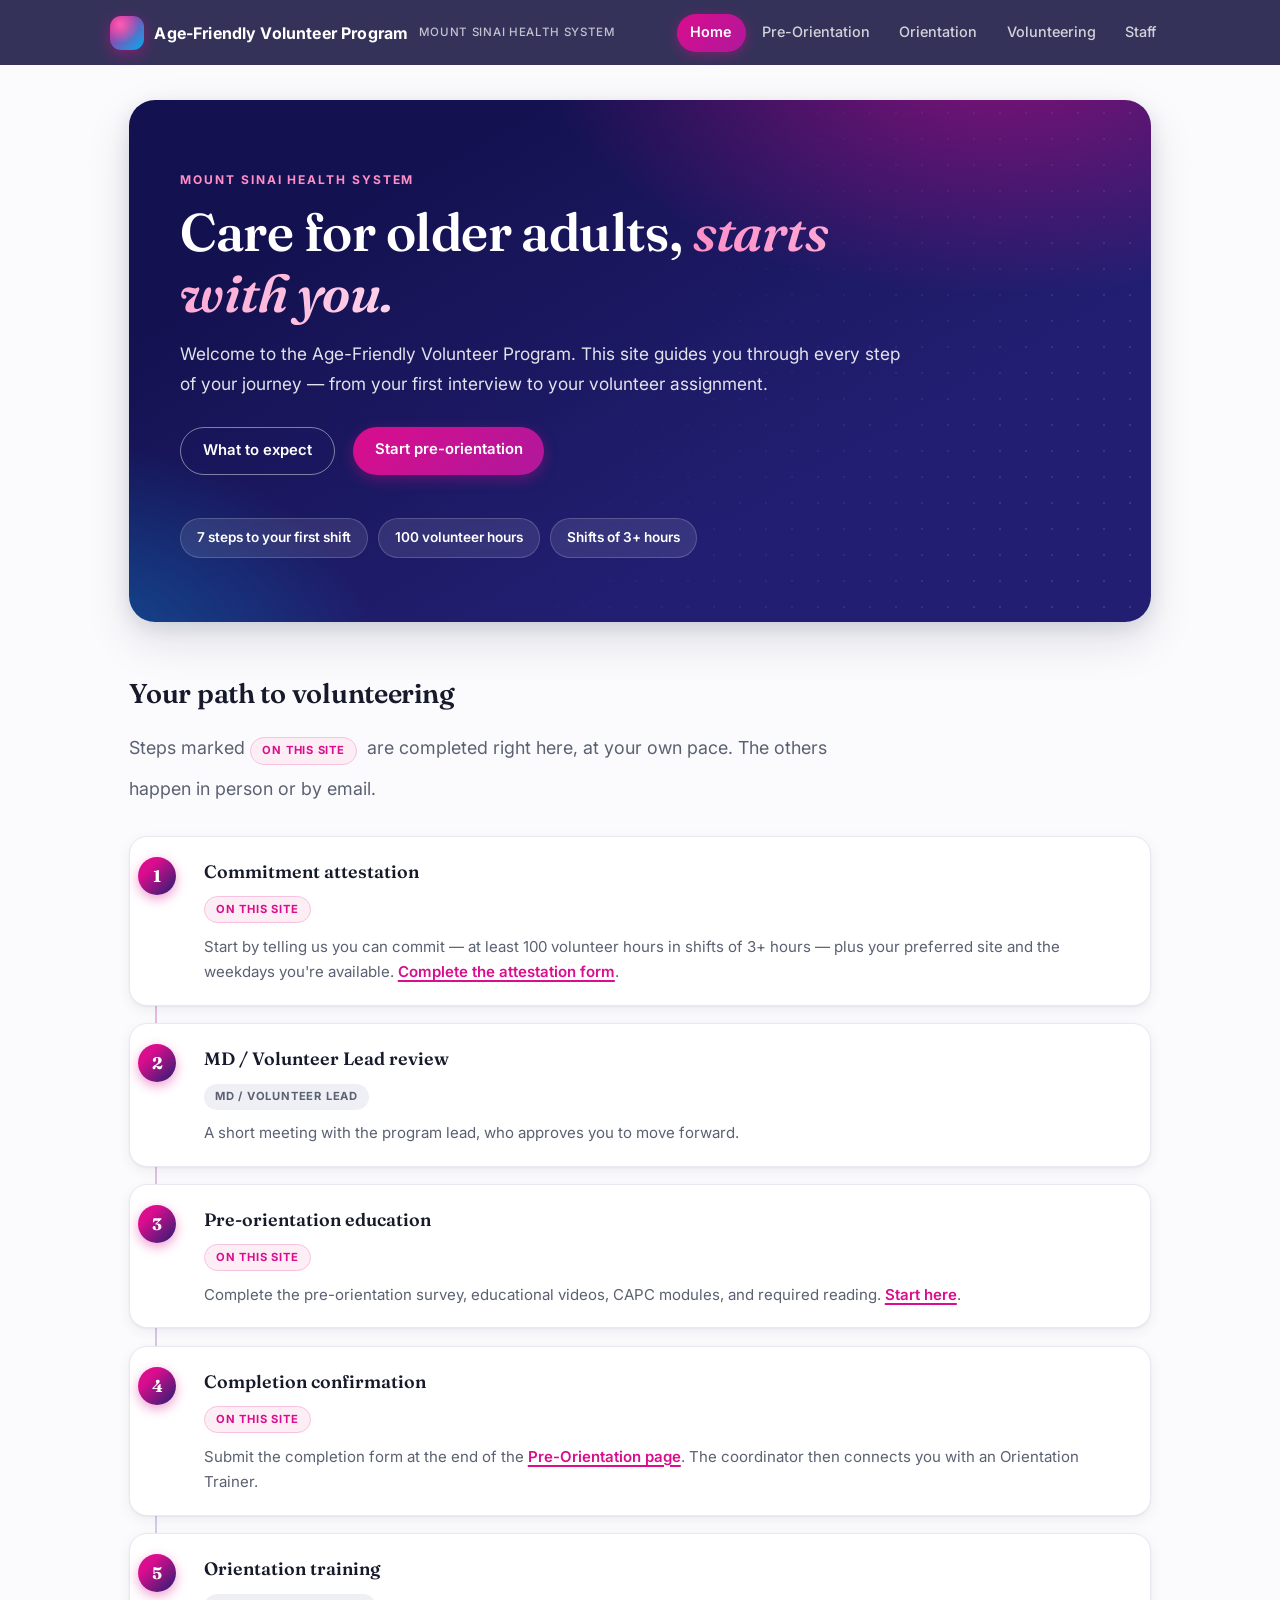
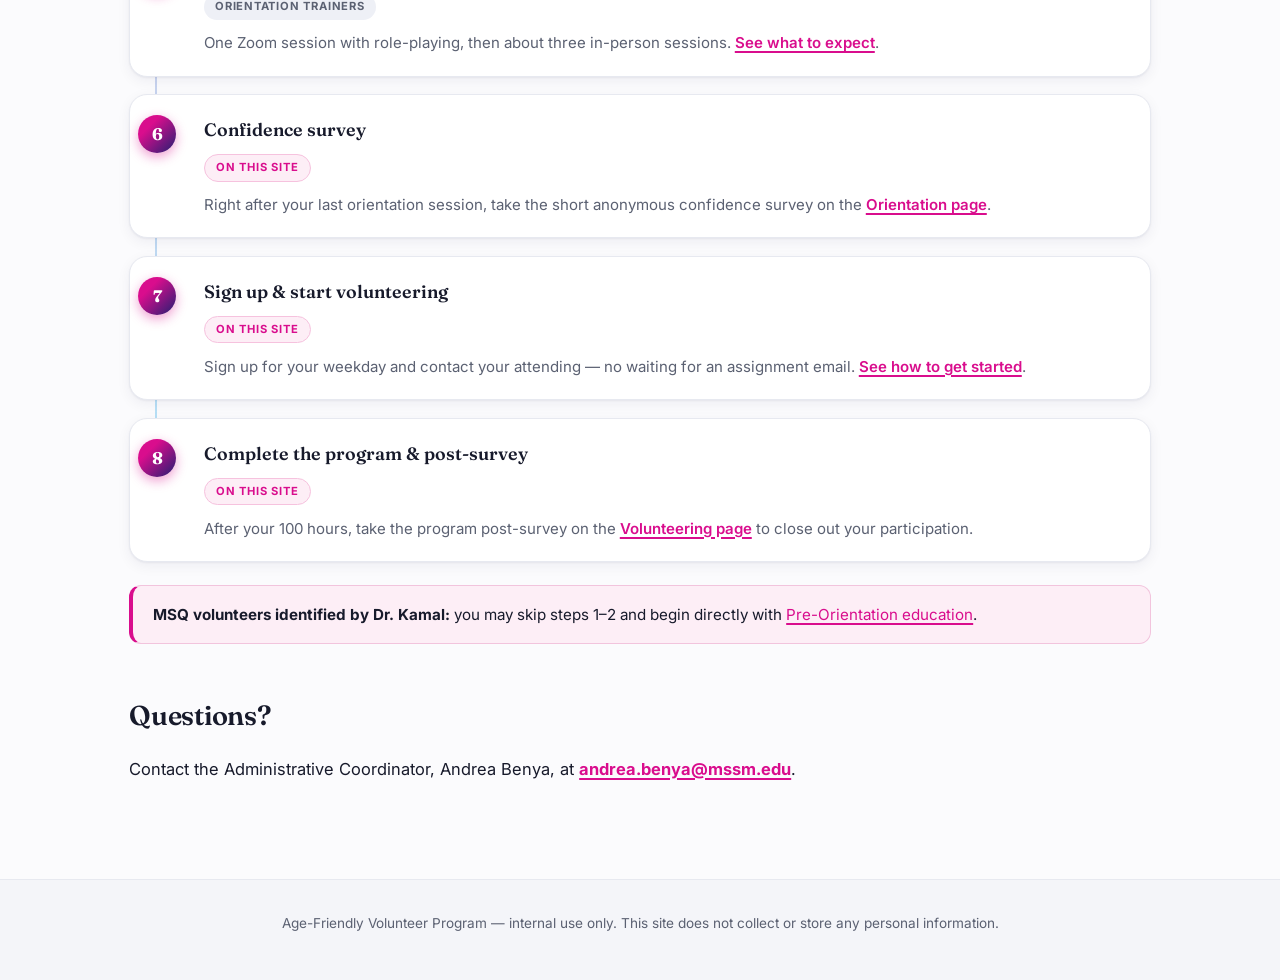
<file: index.html>
<!DOCTYPE html>
<html lang="en">
<head>
  <meta charset="UTF-8">
  <meta name="viewport" content="width=device-width, initial-scale=1.0">
  <meta name="robots" content="noindex">
  <title>Age-Friendly Volunteer Program | Mount Sinai Health System</title>
  <link rel="preconnect" href="https://fonts.googleapis.com">
  <link rel="preconnect" href="https://fonts.gstatic.com" crossorigin>
  <link href="https://fonts.googleapis.com/css2?family=Fraunces:ital,opsz,wght@0,9..144,500;0,9..144,600;0,9..144,700;1,9..144,600&family=Inter:wght@400;500;600;700;800&display=swap" rel="stylesheet">
  <link rel="stylesheet" href="css/style.css">
</head>
<body>
  <header class="site-header">
    <div class="inner">
      <div class="site-title">
        Age-Friendly Volunteer Program
        <span class="sub">Mount Sinai Health System</span>
      </div>
      <nav class="site-nav">
        <a href="index.html" aria-current="page">Home</a>
        <a href="pre-orientation.html">Pre-Orientation</a>
        <a href="orientation.html">Orientation</a>
        <a href="volunteering.html">Volunteering</a>
        <a href="staff.html">Staff</a>
      </nav>
    </div>
  </header>

  <main>
    <section class="hero">
      <span class="kicker">Mount Sinai Health System</span>
      <h1>Care for older adults, <em>starts with you.</em></h1>
      <p>
        Welcome to the Age-Friendly Volunteer Program. This site guides you
        through every step of your journey — from your first interview to
        your volunteer assignment.
      </p>
      <div class="hero-actions">
        <a class="btn secondary" href="volunteering.html#day">What to expect</a>
        <a class="btn" href="pre-orientation.html">Start pre-orientation</a>
      </div>
      <div class="hero-stats">
        <span>7 steps to your first shift</span>
        <span>100 volunteer hours</span>
        <span>Shifts of 3+ hours</span>
      </div>
    </section>

    <h2>Your path to volunteering</h2>
    <p class="lede">
      Steps marked <span class="tag site">On this site</span> are completed
      right here, at your own pace. The others happen in person or by email.
    </p>

    <ol class="steps">
      <li>
        <h3>Commitment attestation</h3>
        <span class="tag site">On this site</span>
        <p>Start by telling us you can commit — at least 100 volunteer hours
        in shifts of 3+ hours — plus your preferred site and the weekdays
        you're available.
        <a href="https://forms.office.com/r/L9hsyfYXzj" target="_blank" rel="noopener">Complete the attestation form</a>.</p>
      </li>
      <li>
        <h3>MD / Volunteer Lead review</h3>
        <span class="tag">MD / Volunteer Lead</span>
        <p>A short meeting with the program lead, who approves you to move forward.</p>
      </li>
      <li>
        <h3>Pre-orientation education</h3>
        <span class="tag site">On this site</span>
        <p>Complete the pre-orientation survey, educational videos, CAPC modules,
        and required reading. <a href="pre-orientation.html">Start here</a>.</p>
      </li>
      <li>
        <h3>Completion confirmation</h3>
        <span class="tag site">On this site</span>
        <p>Submit the completion form at the end of the
        <a href="pre-orientation.html">Pre-Orientation page</a>. The coordinator
        then connects you with an Orientation Trainer.</p>
      </li>
      <li>
        <h3>Orientation training</h3>
        <span class="tag">Orientation Trainers</span>
        <p>One Zoom session with role-playing, then about three in-person
        sessions. <a href="orientation.html">See what to expect</a>.</p>
      </li>
      <li>
        <h3>Confidence survey</h3>
        <span class="tag site">On this site</span>
        <p>Right after your last orientation session, take the short
        anonymous confidence survey on the
        <a href="orientation.html">Orientation page</a>.</p>
      </li>
      <li>
        <h3>Sign up &amp; start volunteering</h3>
        <span class="tag site">On this site</span>
        <p>Sign up for your weekday and contact your attending — no waiting
        for an assignment email. <a href="volunteering.html">See how to get
        started</a>.</p>
      </li>
      <li>
        <h3>Complete the program &amp; post-survey</h3>
        <span class="tag site">On this site</span>
        <p>After your 100 hours, take the program post-survey on the
        <a href="volunteering.html">Volunteering page</a> to close out your
        participation.</p>
      </li>
    </ol>

    <div class="callout">
      <strong>MSQ volunteers identified by Dr. Kamal:</strong> you may skip
      steps 1–2 and begin directly with
      <a href="pre-orientation.html">Pre-Orientation education</a>.
    </div>

    <h2>Questions?</h2>
    <p>
      Contact the Administrative Coordinator, Andrea Benya, at
      <a href="mailto:andrea.benya@mssm.edu"><strong>andrea.benya@mssm.edu</strong></a>.
    </p>
  </main>

  <footer class="site-footer">
    Age-Friendly Volunteer Program — internal use only. This site does not collect or store any personal information.
  </footer>

  <script src="js/site.js"></script>
</body>
</html>
</file>
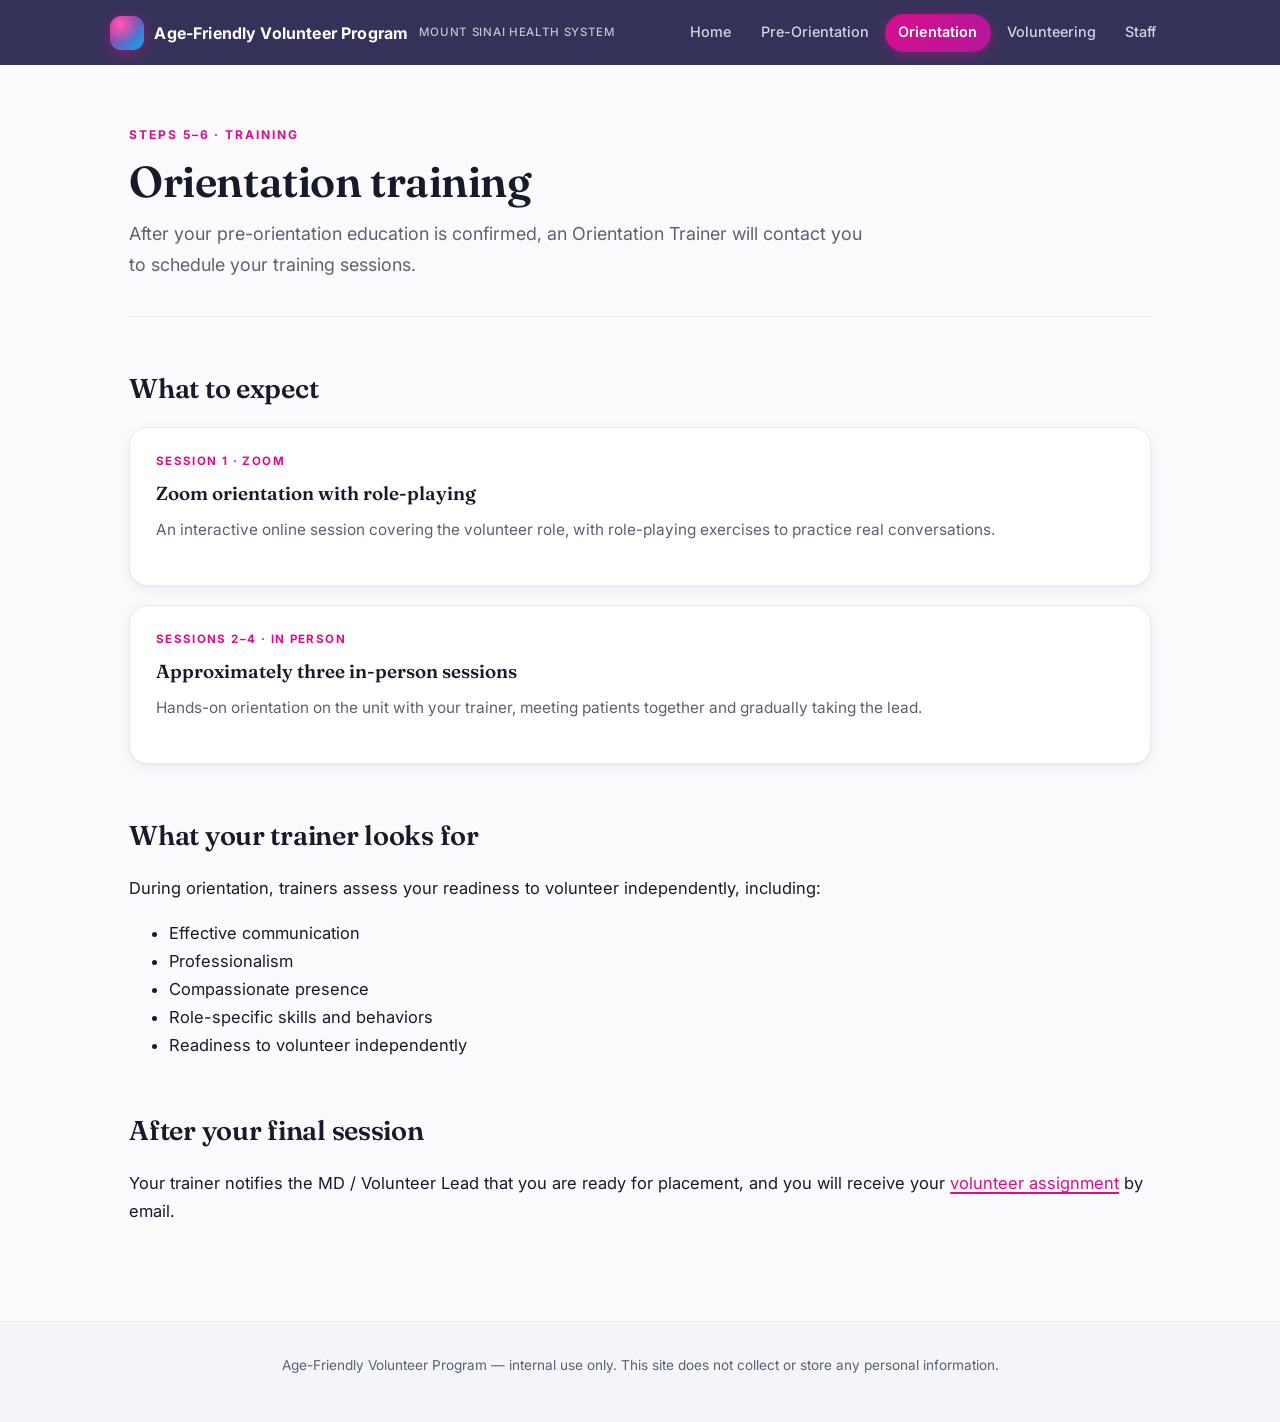
<file: orientation.html>
<!DOCTYPE html>
<html lang="en">
<head>
  <meta charset="UTF-8">
  <meta name="viewport" content="width=device-width, initial-scale=1.0">
  <meta name="robots" content="noindex">
  <title>Orientation Training | Age-Friendly Volunteer Program</title>
  <link rel="preconnect" href="https://fonts.googleapis.com">
  <link rel="preconnect" href="https://fonts.gstatic.com" crossorigin>
  <link href="https://fonts.googleapis.com/css2?family=Fraunces:ital,opsz,wght@0,9..144,500;0,9..144,600;0,9..144,700;1,9..144,600&family=Inter:wght@400;500;600;700;800&display=swap" rel="stylesheet">
  <link rel="stylesheet" href="css/style.css">
</head>
<body>
  <header class="site-header">
    <div class="inner">
      <div class="site-title">
        Age-Friendly Volunteer Program
        <span class="sub">Mount Sinai Health System</span>
      </div>
      <nav class="site-nav">
        <a href="index.html">Home</a>
        <a href="pre-orientation.html">Pre-Orientation</a>
        <a href="orientation.html" aria-current="page">Orientation</a>
        <a href="volunteering.html">Volunteering</a>
        <a href="staff.html">Staff</a>
      </nav>
    </div>
  </header>

  <main>
    <div class="page-hero">
      <span class="kicker">Steps 5–6 · Training</span>
    <h1>Orientation training</h1>
    <p class="lede">
      After your pre-orientation education is confirmed, an Orientation
      Trainer will contact you to schedule your training sessions.
    </p>
    </div>

    <h2>What to expect</h2>
    <div class="module-card">
      <div class="meta">Session 1 · Zoom</div>
      <h3>Zoom orientation with role-playing</h3>
      <p>An interactive online session covering the volunteer role, with
      role-playing exercises to practice real conversations.</p>
    </div>
    <div class="module-card">
      <div class="meta">Sessions 2–4 · In person</div>
      <h3>Approximately three in-person sessions</h3>
      <p>Hands-on orientation on the unit with your trainer, meeting patients
      together and gradually taking the lead.</p>
    </div>

    <h2>What your trainer looks for</h2>
    <p>During orientation, trainers assess your readiness to volunteer
    independently, including:</p>
    <ul>
      <li>Effective communication</li>
      <li>Professionalism</li>
      <li>Compassionate presence</li>
      <li>Role-specific skills and behaviors</li>
      <li>Readiness to volunteer independently</li>
    </ul>

    <h2>After your final session</h2>
    <p>
      Your trainer notifies the MD / Volunteer Lead that you are ready
      for placement, and you will receive your
      <a href="volunteering.html">volunteer assignment</a> by email.
    </p>
  </main>

  <footer class="site-footer">
    Age-Friendly Volunteer Program — internal use only. This site does not collect or store any personal information.
  </footer>
  <script src="js/site.js"></script>
</body>
</html>
</file>
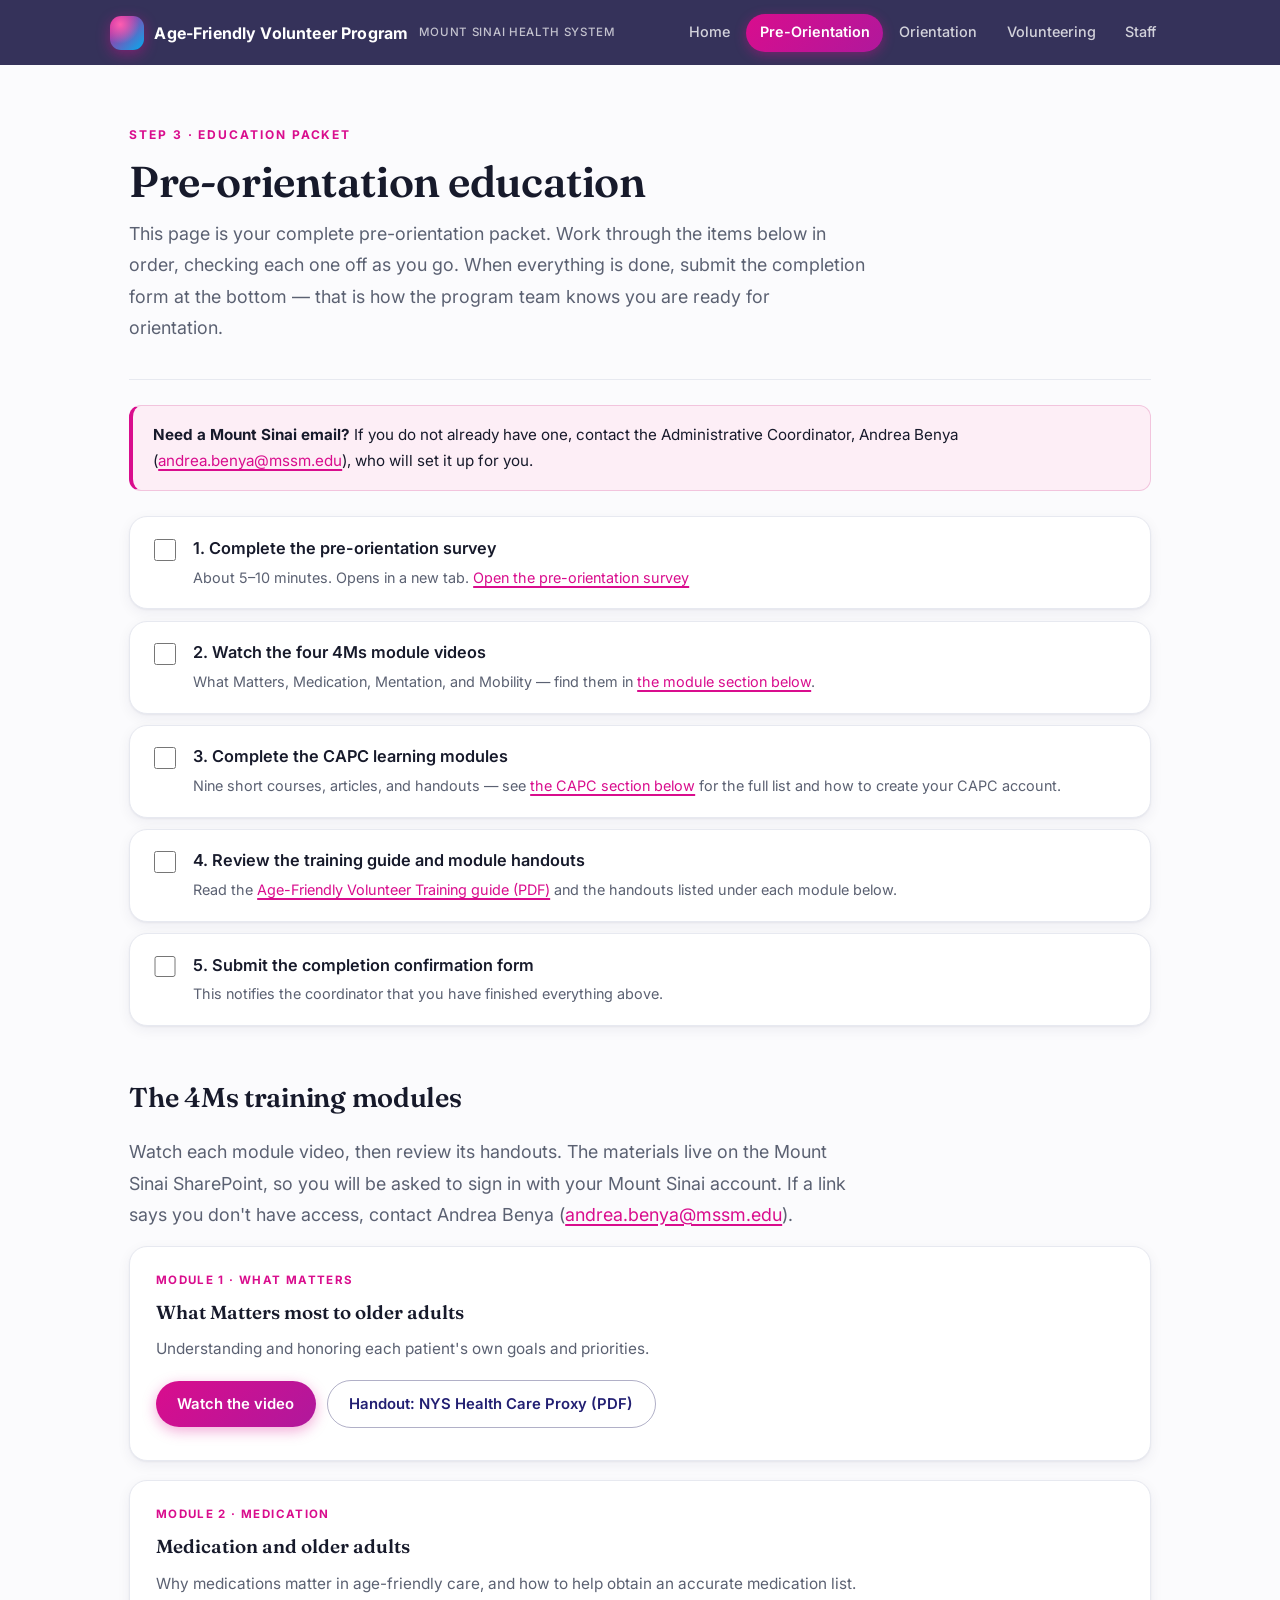
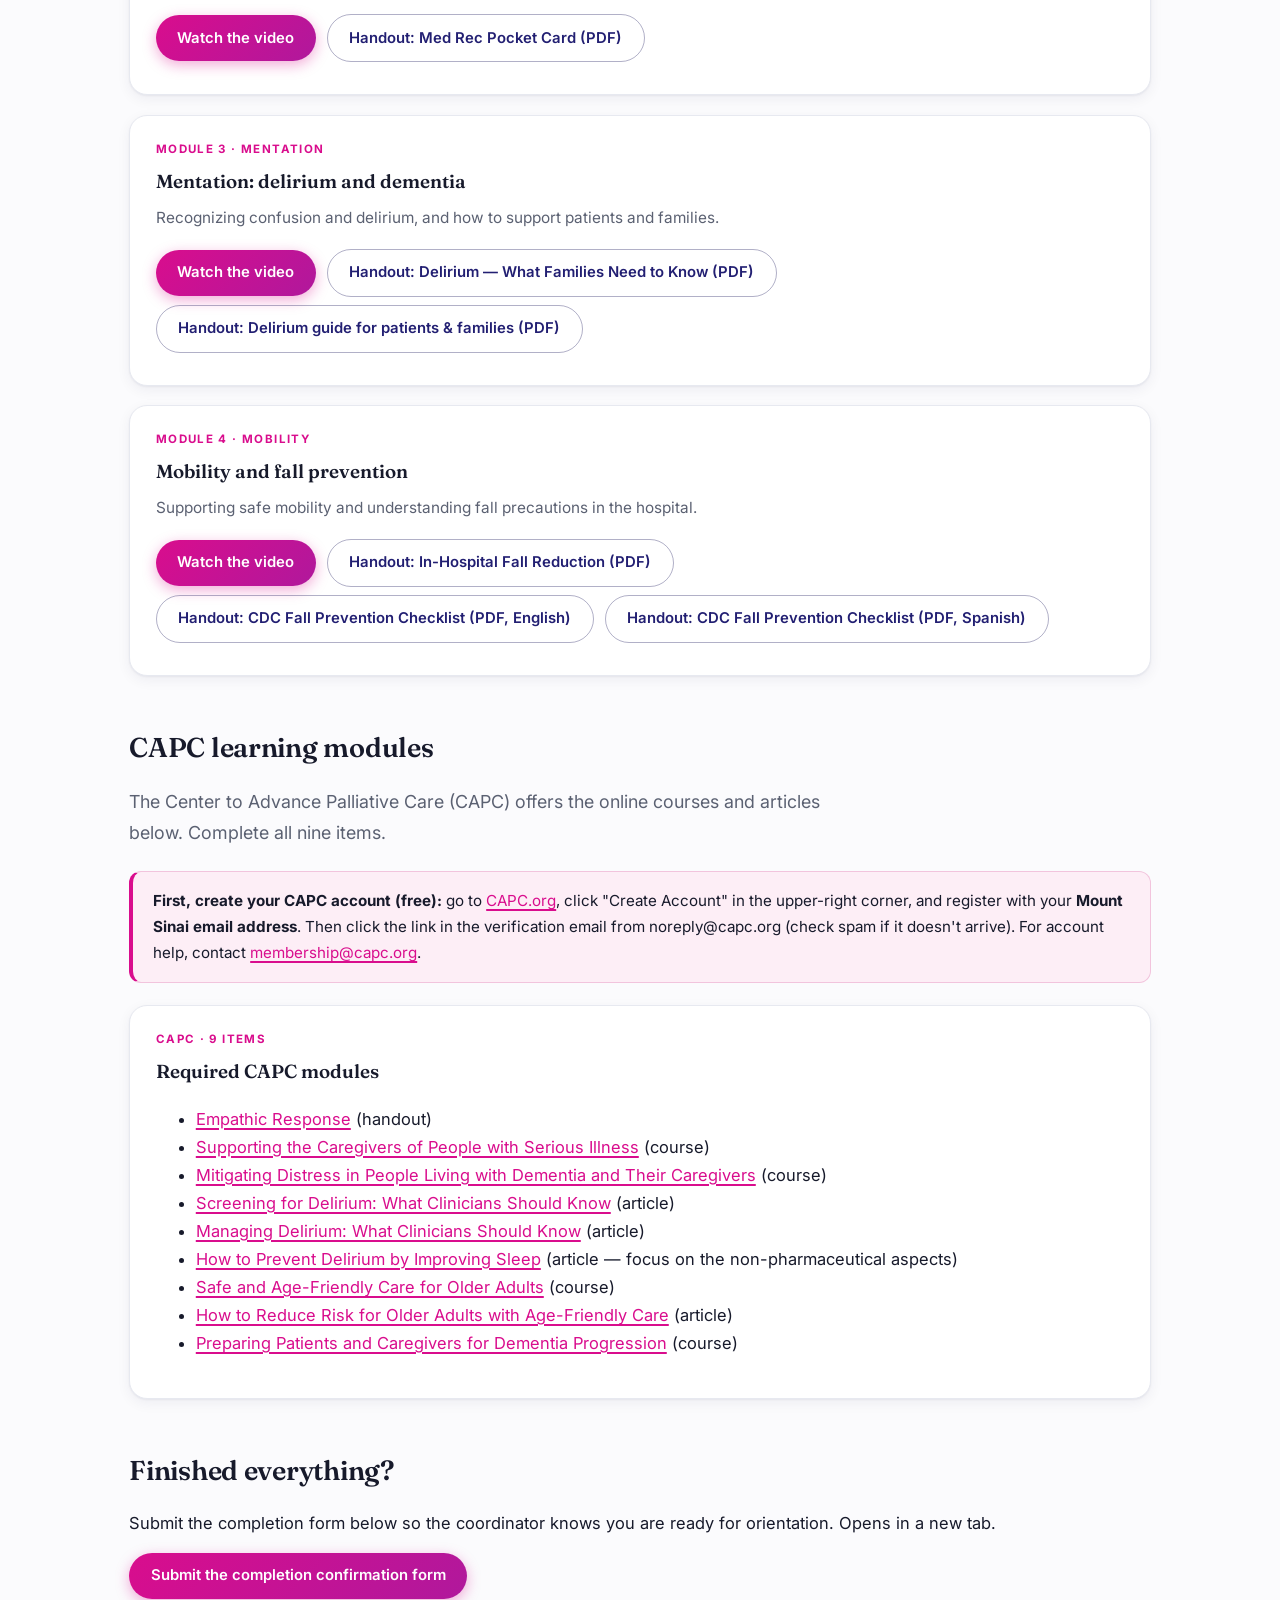
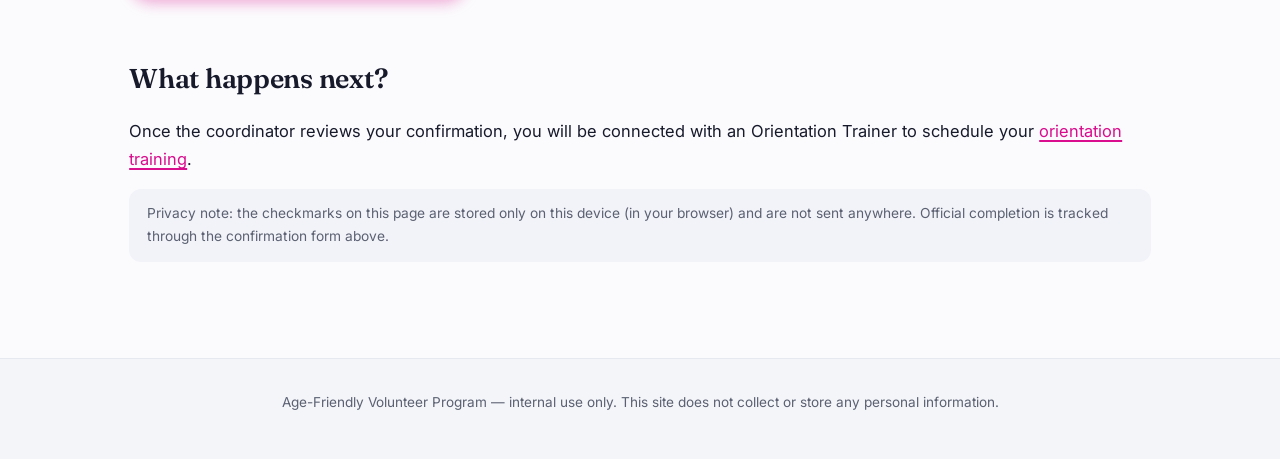
<file: pre-orientation.html>
<!DOCTYPE html>
<html lang="en">
<head>
  <meta charset="UTF-8">
  <meta name="viewport" content="width=device-width, initial-scale=1.0">
  <meta name="robots" content="noindex">
  <title>Pre-Orientation Education | Age-Friendly Volunteer Program</title>
  <link rel="preconnect" href="https://fonts.googleapis.com">
  <link rel="preconnect" href="https://fonts.gstatic.com" crossorigin>
  <link href="https://fonts.googleapis.com/css2?family=Fraunces:ital,opsz,wght@0,9..144,500;0,9..144,600;0,9..144,700;1,9..144,600&family=Inter:wght@400;500;600;700;800&display=swap" rel="stylesheet">
  <link rel="stylesheet" href="css/style.css">
</head>
<body>
  <header class="site-header">
    <div class="inner">
      <div class="site-title">
        Age-Friendly Volunteer Program
        <span class="sub">Mount Sinai Health System</span>
      </div>
      <nav class="site-nav">
        <a href="index.html">Home</a>
        <a href="pre-orientation.html" aria-current="page">Pre-Orientation</a>
        <a href="orientation.html">Orientation</a>
        <a href="volunteering.html">Volunteering</a>
        <a href="staff.html">Staff</a>
      </nav>
    </div>
  </header>

  <main>
    <div class="page-hero">
      <span class="kicker">Step 3 · Education packet</span>
    <h1>Pre-orientation education</h1>
    <p class="lede">
      This page is your complete pre-orientation packet. Work through the
      items below in order, checking each one off as you go. When everything
      is done, submit the completion form at the bottom — that is how the
      program team knows you are ready for orientation.
    </p>
    </div>

    <div class="callout">
      <strong>Need a Mount Sinai email?</strong> If you do not already have
      one, contact the Administrative Coordinator, Andrea Benya
      (<a href="mailto:andrea.benya@mssm.edu">andrea.benya@mssm.edu</a>),
      who will set it up for you.
    </div>

    <ul class="checklist">
      <li>
        <input type="checkbox" id="pre-1" data-key="pre-survey">
        <label for="pre-1">
          <span class="item-title">1. Complete the pre-orientation survey</span>
          <span class="item-note">About 5–10 minutes. Opens in a new tab.
          <a href="https://docs.google.com/forms/d/e/1FAIpQLSf3K8IehK3pmIpQEjQKGAxuu6cPqZsFkKBd6yIvcCThZAoqcw/viewform" target="_blank" rel="noopener">Open the pre-orientation survey</a></span>
        </label>
      </li>
      <li>
        <input type="checkbox" id="pre-2" data-key="pre-videos">
        <label for="pre-2">
          <span class="item-title">2. Watch the four 4Ms module videos</span>
          <span class="item-note">What Matters, Medication, Mentation, and Mobility — find them in
          <a href="#modules">the module section below</a>.</span>
        </label>
      </li>
      <li>
        <input type="checkbox" id="pre-3" data-key="pre-capc">
        <label for="pre-3">
          <span class="item-title">3. Complete the CAPC learning modules</span>
          <span class="item-note">Nine short courses, articles, and handouts —
          see <a href="#capc">the CAPC section below</a> for the full list and
          how to create your CAPC account.</span>
        </label>
      </li>
      <li>
        <input type="checkbox" id="pre-4" data-key="pre-reading">
        <label for="pre-4">
          <span class="item-title">4. Review the training guide and module handouts</span>
          <span class="item-note">Read the
          <a href="https://mtsinai.sharepoint.com/:b:/s/MSMAgeFriendlyCollaborative/IQCgk5MCpwUNQKzkPFVGEvvFARI_14pDx0NK-rNgUR8lMDo?e=tx4FkF" target="_blank" rel="noopener">Age-Friendly Volunteer Training guide (PDF)</a>
          and the handouts listed under each module below.</span>
        </label>
      </li>
      <li>
        <input type="checkbox" id="pre-5" data-key="pre-confirm">
        <label for="pre-5">
          <span class="item-title">5. Submit the completion confirmation form</span>
          <span class="item-note">This notifies the coordinator that you have finished everything above.</span>
        </label>
      </li>
    </ul>

    <h2 id="modules">The 4Ms training modules</h2>
    <p class="lede">
      Watch each module video, then review its handouts. The materials live
      on the Mount Sinai SharePoint, so you will be asked to sign in with
      your Mount Sinai account. If a link says you don't have access,
      contact Andrea Benya
      (<a href="mailto:andrea.benya@mssm.edu">andrea.benya@mssm.edu</a>).
    </p>

    <div class="module-card">
      <div class="meta">Module 1 · What Matters</div>
      <h3>What Matters most to older adults</h3>
      <p>Understanding and honoring each patient's own goals and priorities.</p>
      <a class="btn" href="https://mtsinai.sharepoint.com/sites/MSMAgeFriendlyCollaborative/Shared%20Documents/Department%20Age%20Friendly/Geri%20Volunteers/in%20process%20__AFHS%20volunteer%20training%20skill%20guide/AFHS%204Ms%20Training%20Guide%20and%20Module%20Videos/MattersMostModule.mp4" target="_blank" rel="noopener">Watch the video</a>
      <a class="btn secondary" href="https://mtsinai.sharepoint.com/sites/MSMAgeFriendlyCollaborative/Shared%20Documents/Department%20Age%20Friendly/Geri%20Volunteers/in%20process%20__AFHS%20volunteer%20training%20skill%20guide/AFHS%204Ms%20Training%20Guide%20and%20Module%20Videos/MattersMost_NYS_HealthCareProxy.pdf" target="_blank" rel="noopener">Handout: NYS Health Care Proxy (PDF)</a>
    </div>

    <div class="module-card">
      <div class="meta">Module 2 · Medication</div>
      <h3>Medication and older adults</h3>
      <p>Why medications matter in age-friendly care, and how to help
      obtain an accurate medication list.</p>
      <a class="btn" href="https://mtsinai.sharepoint.com/sites/MSMAgeFriendlyCollaborative/Shared%20Documents/Department%20Age%20Friendly/Geri%20Volunteers/in%20process%20__AFHS%20volunteer%20training%20skill%20guide/AFHS%204Ms%20Training%20Guide%20and%20Module%20Videos/MedicationModule.mp4" target="_blank" rel="noopener">Watch the video</a>
      <a class="btn secondary" href="https://mtsinai.sharepoint.com/sites/MSMAgeFriendlyCollaborative/Shared%20Documents/Department%20Age%20Friendly/Geri%20Volunteers/in%20process%20__AFHS%20volunteer%20training%20skill%20guide/AFHS%204Ms%20Training%20Guide%20and%20Module%20Videos/Medication_%20MedRec_PocketCard.pdf" target="_blank" rel="noopener">Handout: Med Rec Pocket Card (PDF)</a>
    </div>

    <div class="module-card">
      <div class="meta">Module 3 · Mentation</div>
      <h3>Mentation: delirium and dementia</h3>
      <p>Recognizing confusion and delirium, and how to support patients and
      families.</p>
      <a class="btn" href="https://mtsinai.sharepoint.com/sites/MSMAgeFriendlyCollaborative/Shared%20Documents/Department%20Age%20Friendly/Geri%20Volunteers/in%20process%20__AFHS%20volunteer%20training%20skill%20guide/AFHS%204Ms%20Training%20Guide%20and%20Module%20Videos/MentationModule.mp4" target="_blank" rel="noopener">Watch the video</a>
      <a class="btn secondary" href="https://mtsinai.sharepoint.com/sites/MSMAgeFriendlyCollaborative/Shared%20Documents/Department%20Age%20Friendly/Geri%20Volunteers/in%20process%20__AFHS%20volunteer%20training%20skill%20guide/AFHS%204Ms%20Training%20Guide%20and%20Module%20Videos/Mentation_Delirium_What_Families_Need_to_Know.pdf" target="_blank" rel="noopener">Handout: Delirium — What Families Need to Know (PDF)</a>
      <a class="btn secondary" href="https://mtsinai.sharepoint.com/sites/MSMAgeFriendlyCollaborative/Shared%20Documents/Department%20Age%20Friendly/Geri%20Volunteers/in%20process%20__AFHS%20volunteer%20training%20skill%20guide/AFHS%204Ms%20Training%20Guide%20and%20Module%20Videos/Mentation_Delirium-guide-for-patients-and-families.pdf" target="_blank" rel="noopener">Handout: Delirium guide for patients &amp; families (PDF)</a>
    </div>

    <div class="module-card">
      <div class="meta">Module 4 · Mobility</div>
      <h3>Mobility and fall prevention</h3>
      <p>Supporting safe mobility and understanding fall precautions in the
      hospital.</p>
      <a class="btn" href="https://mtsinai.sharepoint.com/sites/MSMAgeFriendlyCollaborative/Shared%20Documents/Department%20Age%20Friendly/Geri%20Volunteers/in%20process%20__AFHS%20volunteer%20training%20skill%20guide/AFHS%204Ms%20Training%20Guide%20and%20Module%20Videos/MobilityModule.mp4" target="_blank" rel="noopener">Watch the video</a>
      <a class="btn secondary" href="https://mtsinai.sharepoint.com/sites/MSMAgeFriendlyCollaborative/Shared%20Documents/Department%20Age%20Friendly/Geri%20Volunteers/in%20process%20__AFHS%20volunteer%20training%20skill%20guide/AFHS%204Ms%20Training%20Guide%20and%20Module%20Videos/Mobility_InHospital_FallReductionEducation.pdf" target="_blank" rel="noopener">Handout: In-Hospital Fall Reduction (PDF)</a>
      <a class="btn secondary" href="https://mtsinai.sharepoint.com/sites/MSMAgeFriendlyCollaborative/Shared%20Documents/Department%20Age%20Friendly/Geri%20Volunteers/in%20process%20__AFHS%20volunteer%20training%20skill%20guide/AFHS%204Ms%20Training%20Guide%20and%20Module%20Videos/Mobility_CDCfallPreventionChecklistEN.pdf" target="_blank" rel="noopener">Handout: CDC Fall Prevention Checklist (PDF, English)</a>
      <a class="btn secondary" href="https://mtsinai.sharepoint.com/sites/MSMAgeFriendlyCollaborative/Shared%20Documents/Department%20Age%20Friendly/Geri%20Volunteers/in%20process%20__AFHS%20volunteer%20training%20skill%20guide/AFHS%204Ms%20Training%20Guide%20and%20Module%20Videos/Mobility_CDCfallPreventionChecklistES.pdf" target="_blank" rel="noopener">Handout: CDC Fall Prevention Checklist (PDF, Spanish)</a>
    </div>

    <h2 id="capc">CAPC learning modules</h2>
    <p class="lede">
      The Center to Advance Palliative Care (CAPC) offers the online courses
      and articles below. Complete all nine items.
    </p>

    <div class="callout">
      <strong>First, create your CAPC account (free):</strong> go to
      <a href="https://www.capc.org" target="_blank" rel="noopener">CAPC.org</a>,
      click "Create Account" in the upper-right corner, and register with your
      <strong>Mount Sinai email address</strong>. Then click the link in the
      verification email from noreply@capc.org (check spam if it doesn't
      arrive). For account help, contact
      <a href="mailto:membership@capc.org">membership@capc.org</a>.
    </div>

    <div class="module-card">
      <div class="meta">CAPC · 9 items</div>
      <h3>Required CAPC modules</h3>
      <ul>
        <li><a href="https://www.capc.org/documents/download/1063/" target="_blank" rel="noopener">Empathic Response</a> (handout)</li>
        <li><a href="https://www.capc.org/training/predicting-and-minimizing-risks-in-serious-illness/supporting-the-caregivers-of-people-with-serious-illness/" target="_blank" rel="noopener">Supporting the Caregivers of People with Serious Illness</a> (course)</li>
        <li><a href="https://www.capc.org/training/best-practices-in-dementia-care-and-caregiver-support/mitigating-distress-in-people-living-with-dementia-and-their-caregivers/" target="_blank" rel="noopener">Mitigating Distress in People Living with Dementia and Their Caregivers</a> (course)</li>
        <li><a href="https://www.capc.org/blog/screening-for-delirium-what-clinicians-should-know/" target="_blank" rel="noopener">Screening for Delirium: What Clinicians Should Know</a> (article)</li>
        <li><a href="https://www.capc.org/blog/managing-delirium-what-clinicians-should-know/" target="_blank" rel="noopener">Managing Delirium: What Clinicians Should Know</a> (article)</li>
        <li><a href="https://www.capc.org/blog/how-to-prevent-delirium-by-improving-sleep-for-patients-with-serious-illness/" target="_blank" rel="noopener">How to Prevent Delirium by Improving Sleep</a> (article — focus on the non-pharmaceutical aspects)</li>
        <li><a href="https://www.capc.org/training/predicting-and-minimizing-risks-in-serious-illness/safe-and-age-friendly-care-for-older-adults/" target="_blank" rel="noopener">Safe and Age-Friendly Care for Older Adults</a> (course)</li>
        <li><a href="https://www.capc.org/blog/how-reduce-risk-older-adults-age-friendly-care/" target="_blank" rel="noopener">How to Reduce Risk for Older Adults with Age-Friendly Care</a> (article)</li>
        <li><a href="https://www.capc.org/training/best-practices-in-dementia-care-and-caregiver-support/preparing-patients-and-caregivers-for-dementia-progression/" target="_blank" rel="noopener">Preparing Patients and Caregivers for Dementia Progression</a> (course)</li>
      </ul>
    </div>

    <h2>Finished everything?</h2>
    <p>
      Submit the completion form below so the coordinator knows you are
      ready for orientation. Opens in a new tab.
    </p>
    <p>
      <a class="btn" href="https://forms.office.com/r/jimFJkjvyk" target="_blank" rel="noopener">Submit the completion confirmation form</a>
    </p>

    <h2>What happens next?</h2>
    <p>
      Once the coordinator reviews your confirmation, you will be connected
      with an Orientation Trainer to schedule your
      <a href="orientation.html">orientation training</a>.
    </p>

    <p class="progress-note">
      Privacy note: the checkmarks on this page are stored only on this
      device (in your browser) and are not sent anywhere. Official completion
      is tracked through the confirmation form above.
    </p>
  </main>

  <footer class="site-footer">
    Age-Friendly Volunteer Program — internal use only. This site does not collect or store any personal information.
  </footer>

  <script src="js/progress.js"></script>
  <script src="js/site.js"></script>
</body>
</html>
</file>
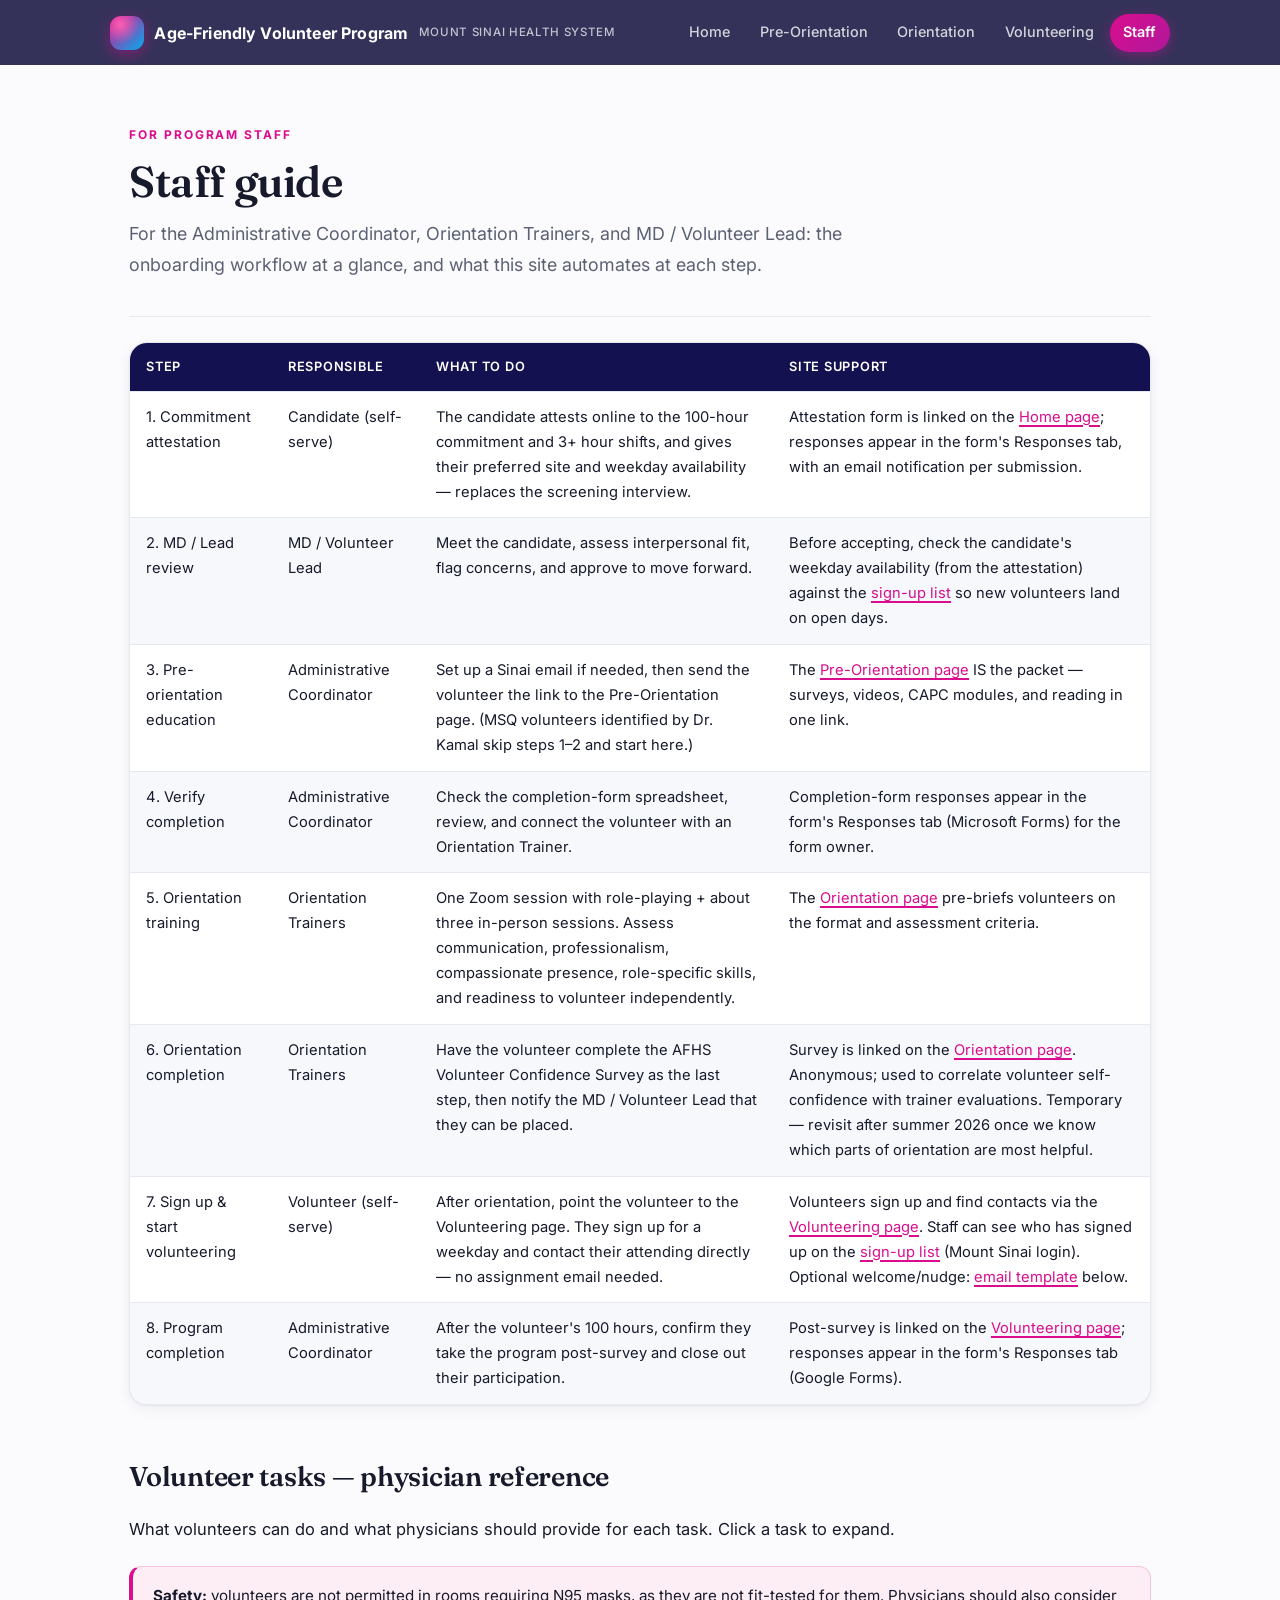
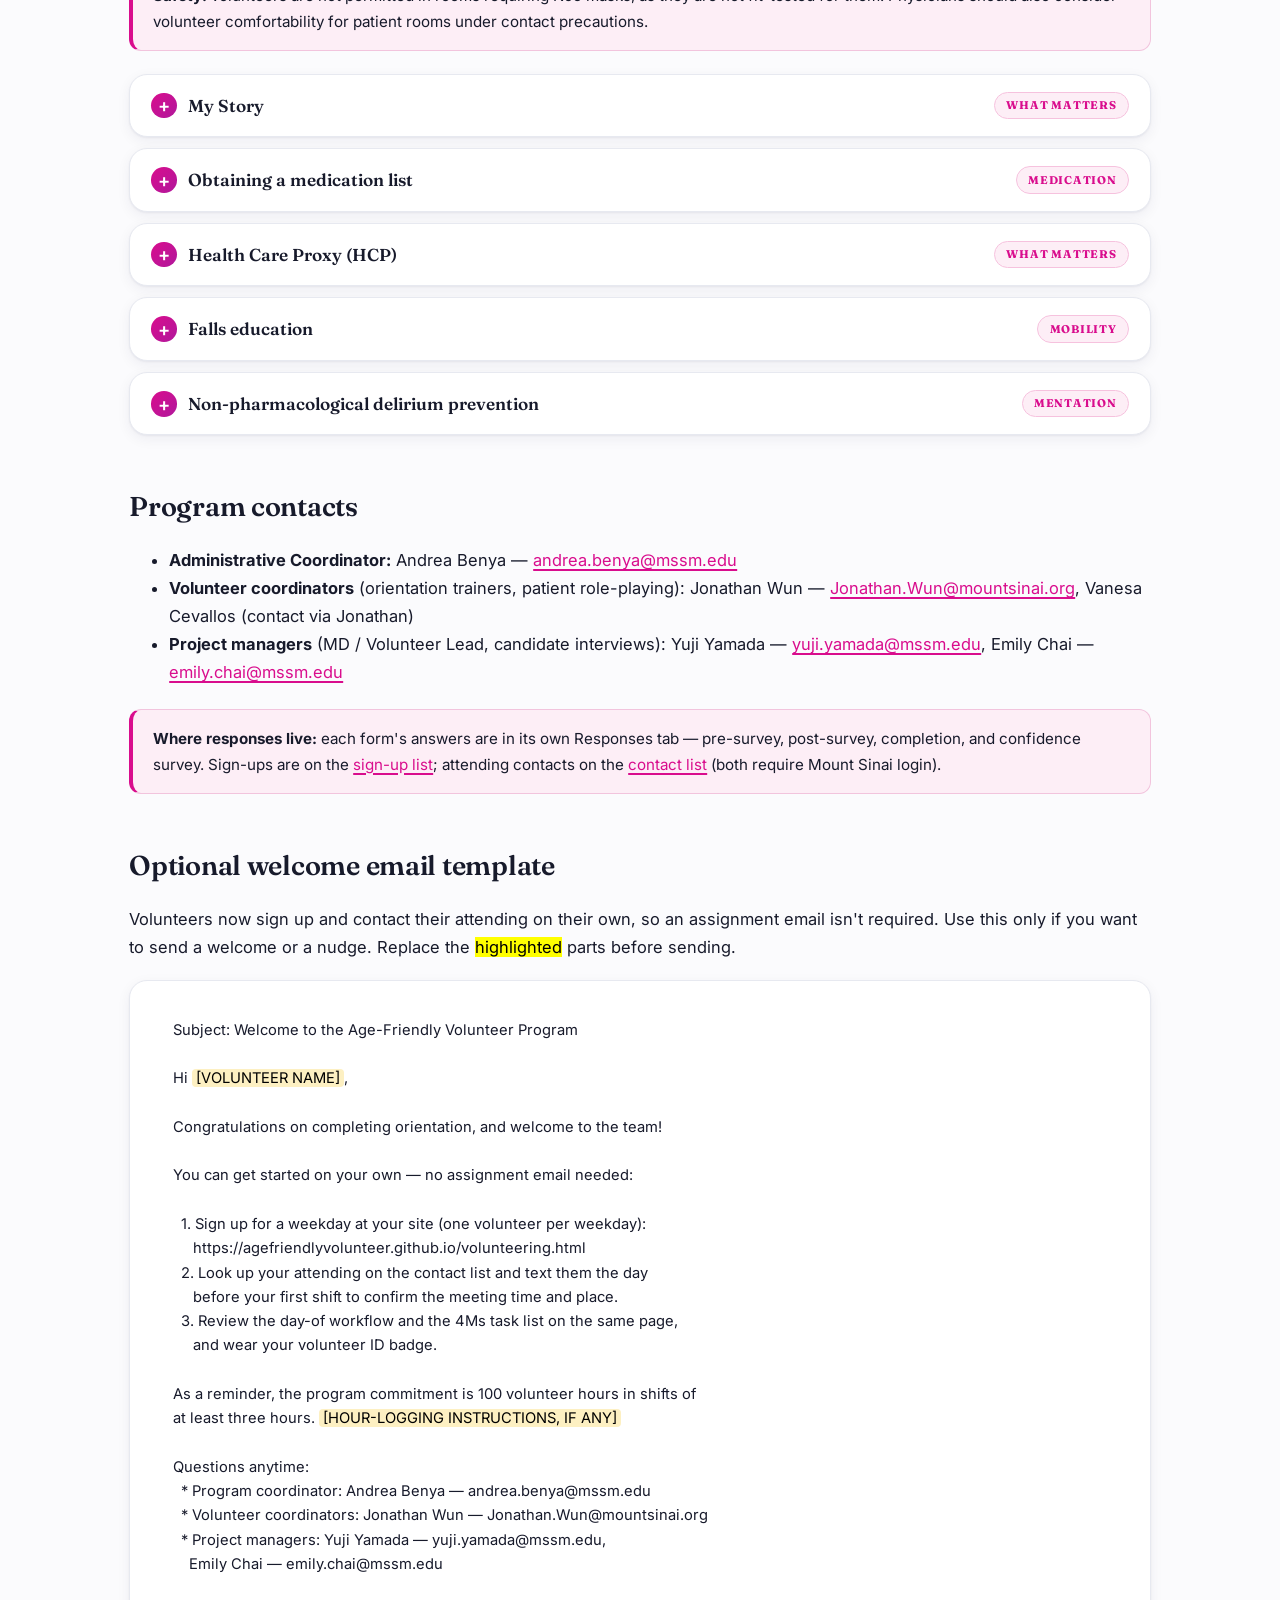
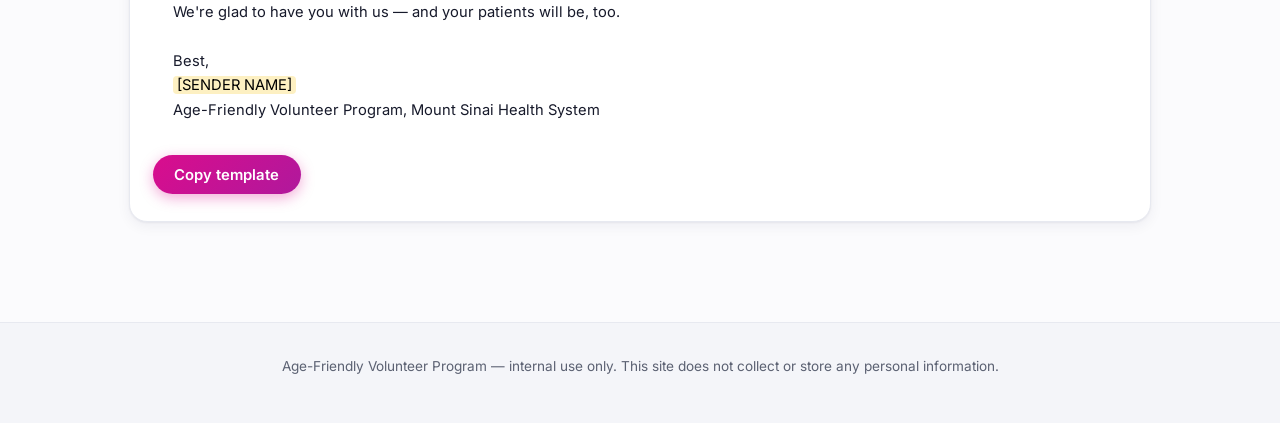
<file: staff.html>
<!DOCTYPE html>
<html lang="en">
<head>
  <meta charset="UTF-8">
  <meta name="viewport" content="width=device-width, initial-scale=1.0">
  <meta name="robots" content="noindex">
  <title>Staff Guide | Age-Friendly Volunteer Program</title>
  <link rel="preconnect" href="https://fonts.googleapis.com">
  <link rel="preconnect" href="https://fonts.gstatic.com" crossorigin>
  <link href="https://fonts.googleapis.com/css2?family=Fraunces:ital,opsz,wght@0,9..144,500;0,9..144,600;0,9..144,700;1,9..144,600&family=Inter:wght@400;500;600;700;800&display=swap" rel="stylesheet">
  <link rel="stylesheet" href="css/style.css">
</head>
<body>
  <header class="site-header">
    <div class="inner">
      <div class="site-title">
        Age-Friendly Volunteer Program
        <span class="sub">Mount Sinai Health System</span>
      </div>
      <nav class="site-nav">
        <a href="index.html">Home</a>
        <a href="pre-orientation.html">Pre-Orientation</a>
        <a href="orientation.html">Orientation</a>
        <a href="volunteering.html">Volunteering</a>
        <a href="staff.html" aria-current="page">Staff</a>
      </nav>
    </div>
  </header>

  <main>
    <div class="page-hero">
      <span class="kicker">For program staff</span>
    <h1>Staff guide</h1>
    <p class="lede">
      For the Administrative Coordinator, Orientation Trainers, and
      MD / Volunteer Lead: the onboarding workflow at a glance, and what
      this site automates at each step.
    </p>
    </div>

    <table class="plain">
      <thead>
        <tr>
          <th>Step</th>
          <th>Responsible</th>
          <th>What to do</th>
          <th>Site support</th>
        </tr>
      </thead>
      <tbody>
        <tr>
          <td>1. Commitment attestation</td>
          <td>Candidate (self-serve)</td>
          <td>The candidate attests online to the 100-hour commitment and
              3+ hour shifts, and gives their preferred site and weekday
              availability — replaces the screening interview.</td>
          <td>Attestation form is linked on the
              <a href="index.html">Home page</a>; responses appear in the
              form's Responses tab, with an email notification per
              submission.</td>
        </tr>
        <tr>
          <td>2. MD / Lead review</td>
          <td>MD / Volunteer Lead</td>
          <td>Meet the candidate, assess interpersonal fit, flag concerns,
              and approve to move forward.</td>
          <td>Before accepting, check the candidate's weekday availability
              (from the attestation) against the
              <a href="https://mtsinai.sharepoint.com/sites/MSMAgeFriendlyCollaborative/Lists/AFHS%20Volunteer%20SignUp/AllItems.aspx" target="_blank" rel="noopener">sign-up list</a>
              so new volunteers land on open days.</td>
        </tr>
        <tr>
          <td>3. Pre-orientation education</td>
          <td>Administrative Coordinator</td>
          <td>Set up a Sinai email if needed, then send the volunteer the
              link to the Pre-Orientation page. (MSQ volunteers identified by
              Dr. Kamal skip steps 1–2 and start here.)</td>
          <td>The <a href="pre-orientation.html">Pre-Orientation page</a> IS
              the packet — surveys, videos, CAPC modules, and reading in one link.</td>
        </tr>
        <tr>
          <td>4. Verify completion</td>
          <td>Administrative Coordinator</td>
          <td>Check the completion-form spreadsheet, review, and connect the
              volunteer with an Orientation Trainer.</td>
          <td>Completion-form responses appear in the form's Responses tab
              (Microsoft Forms) for the form owner.</td>
        </tr>
        <tr>
          <td>5. Orientation training</td>
          <td>Orientation Trainers</td>
          <td>One Zoom session with role-playing + about three in-person
              sessions. Assess communication, professionalism, compassionate
              presence, role-specific skills, and readiness to volunteer
              independently.</td>
          <td>The <a href="orientation.html">Orientation page</a> pre-briefs
              volunteers on the format and assessment criteria.</td>
        </tr>
        <tr>
          <td>6. Orientation completion</td>
          <td>Orientation Trainers</td>
          <td>Have the volunteer complete the AFHS Volunteer Confidence
              Survey as the last step, then notify the MD / Volunteer Lead
              that they can be placed.</td>
          <td>Survey is linked on the
              <a href="orientation.html">Orientation page</a>. Anonymous;
              used to correlate volunteer self-confidence with trainer
              evaluations. Temporary — revisit after summer 2026 once we
              know which parts of orientation are most helpful.</td>
        </tr>
        <tr>
          <td>7. Sign up &amp; start volunteering</td>
          <td>Volunteer (self-serve)</td>
          <td>After orientation, point the volunteer to the Volunteering page.
              They sign up for a weekday and contact their attending directly —
              no assignment email needed.</td>
          <td>Volunteers sign up and find contacts via the
              <a href="volunteering.html">Volunteering page</a>. Staff can see
              who has signed up on the
              <a href="https://mtsinai.sharepoint.com/sites/MSMAgeFriendlyCollaborative/Lists/AFHS%20Volunteer%20SignUp/AllItems.aspx" target="_blank" rel="noopener">sign-up list</a>
              (Mount Sinai login). Optional welcome/nudge:
              <a href="#email-template">email template</a> below.</td>
        </tr>
        <tr>
          <td>8. Program completion</td>
          <td>Administrative Coordinator</td>
          <td>After the volunteer's 100 hours, confirm they take the program
              post-survey and close out their participation.</td>
          <td>Post-survey is linked on the
              <a href="volunteering.html">Volunteering page</a>; responses
              appear in the form's Responses tab (Google Forms).</td>
        </tr>
      </tbody>
    </table>

    <h2>Volunteer tasks — physician reference</h2>
    <p>What volunteers can do and what physicians should provide for each
    task. Click a task to expand.</p>

    <div class="callout">
      <strong>Safety:</strong> volunteers are not permitted in rooms requiring
      N95 masks, as they are not fit-tested for them. Physicians should also
      consider volunteer comfortability for patient rooms under contact
      precautions.
    </div>

    <div class="accordion">
      <details>
        <summary>My Story <span class="tag site">What Matters</span></summary>
        <div class="acc-body">
          <div class="role-block vol">
            <span class="role-label">Volunteers can</span>
            <ul>
              <li>Identify hobbies/interests, sources of strength, important
                  values, and what matters most to patients</li>
              <li>Speak to and listen to patients</li>
            </ul>
          </div>
          <div class="role-block phys">
            <span class="role-label">Physicians should</span>
            <ul>
              <li>Provide a list of any/all alert patients with room numbers</li>
            </ul>
          </div>
          <p class="acc-note">Applicable to all alert patients. Lower priority
          than the tasks below, but emphasize it when the patient list is short
          or few other tasks need assistance.</p>
        </div>
      </details>

      <details>
        <summary>Obtaining a medication list <span class="tag site">Medication</span></summary>
        <div class="acc-body">
          <div class="role-block vol">
            <span class="role-label">Volunteers can</span>
            <ul>
              <li>Obtain and cross-reference a medication list from the
                  patient, family, or pharmacy</li>
            </ul>
          </div>
          <div class="role-block phys">
            <span class="role-label">Physicians should</span>
            <ul>
              <li>Identify patients with unconfirmed medication lists and
                  provide name / DOB / pharmacy phone number (as needed)</li>
            </ul>
          </div>
        </div>
      </details>

      <details>
        <summary>Health Care Proxy (HCP) <span class="tag site">What Matters</span></summary>
        <div class="acc-body">
          <div class="role-block vol">
            <span class="role-label">Volunteers can</span>
            <ul>
              <li>Explain the importance of the HCP form</li>
              <li>Assist with HCP form completion and serve as a witness
                  (1 of 2); give the form(s) to the attending, fellow, or
                  resident for confirmation</li>
            </ul>
          </div>
          <div class="role-block phys">
            <span class="role-label">Physicians should</span>
            <ul>
              <li>Identify patients who need HCPs, provide any necessary
                  background information, and serve as the HCP witness
                  (2 of 2)</li>
            </ul>
          </div>
        </div>
      </details>

      <details>
        <summary>Falls education <span class="tag site">Mobility</span></summary>
        <div class="acc-body">
          <div class="role-block vol">
            <span class="role-label">Volunteers can</span>
            <ul>
              <li>Provide in-hospital / at-home falls education (CDC
                  guidelines)</li>
              <li>Assist in understanding fall history, mobility status, and
                  home environment</li>
              <li>Emphasize specific items as needed (durable medical
                  equipment, asking for help, etc.)</li>
            </ul>
          </div>
          <div class="role-block phys">
            <span class="role-label">Physicians should</span>
            <ul>
              <li>Identify patients / family members admitted for falls or at
                  fall risk</li>
            </ul>
          </div>
        </div>
      </details>

      <details>
        <summary>Non-pharmacological delirium prevention <span class="tag site">Mentation</span></summary>
        <div class="acc-body">
          <div class="role-block vol">
            <span class="role-label">Volunteers can</span>
            <ul>
              <li>Assist with family delirium education</li>
              <li>Engage in delirium prevention: patient orientation, lighting,
                  signage, supporting sensory deficits (hearing aids / glasses),
                  the sleep–wake cycle, and activities</li>
            </ul>
          </div>
          <div class="role-block phys">
            <span class="role-label">Physicians should</span>
            <ul>
              <li>Identify confused or at-risk patients</li>
            </ul>
          </div>
        </div>
      </details>
    </div>

    <h2>Program contacts</h2>
    <ul>
      <li><strong>Administrative Coordinator:</strong> Andrea Benya —
          <a href="mailto:andrea.benya@mssm.edu">andrea.benya@mssm.edu</a></li>
      <li><strong>Volunteer coordinators</strong> (orientation trainers, patient
          role-playing): Jonathan Wun —
          <a href="mailto:Jonathan.Wun@mountsinai.org">Jonathan.Wun@mountsinai.org</a>,
          Vanesa Cevallos (contact via Jonathan)</li>
      <li><strong>Project managers</strong> (MD / Volunteer Lead, candidate
          interviews): Yuji Yamada —
          <a href="mailto:yuji.yamada@mssm.edu">yuji.yamada@mssm.edu</a>,
          Emily Chai —
          <a href="mailto:emily.chai@mssm.edu">emily.chai@mssm.edu</a></li>
    </ul>

    <div class="callout">
      <strong>Where responses live:</strong> each form's answers are in its own
      Responses tab — pre-survey, post-survey, completion, and confidence
      survey. Sign-ups are on the
      <a href="https://mtsinai.sharepoint.com/sites/MSMAgeFriendlyCollaborative/Lists/AFHS%20Volunteer%20SignUp/AllItems.aspx" target="_blank" rel="noopener">sign-up list</a>;
      attending contacts on the
      <a href="https://mtsinai.sharepoint.com/sites/MSMAgeFriendlyCollaborative/Lists/AFHS%20Attending%20Contacts/AllItems.aspx" target="_blank" rel="noopener">contact list</a>
      (both require Mount Sinai login).
    </div>

    <h2 id="email-template">Optional welcome email template</h2>
    <p>
      Volunteers now sign up and contact their attending on their own, so an
      assignment email isn't required. Use this only if you want to send a
      welcome or a nudge. Replace the <mark>highlighted</mark> parts before
      sending.
    </p>
    <div class="email-template">
<pre id="assignment-email">Subject: Welcome to the Age-Friendly Volunteer Program

Hi <mark>[VOLUNTEER NAME]</mark>,

Congratulations on completing orientation, and welcome to the team!

You can get started on your own — no assignment email needed:

  1. Sign up for a weekday at your site (one volunteer per weekday):
     https://agefriendlyvolunteer.github.io/volunteering.html
  2. Look up your attending on the contact list and text them the day
     before your first shift to confirm the meeting time and place.
  3. Review the day-of workflow and the 4Ms task list on the same page,
     and wear your volunteer ID badge.

As a reminder, the program commitment is 100 volunteer hours in shifts of
at least three hours. <mark>[HOUR-LOGGING INSTRUCTIONS, IF ANY]</mark>

Questions anytime:
  * Program coordinator: Andrea Benya — andrea.benya@mssm.edu
  * Volunteer coordinators: Jonathan Wun — Jonathan.Wun@mountsinai.org
  * Project managers: Yuji Yamada — yuji.yamada@mssm.edu,
    Emily Chai — emily.chai@mssm.edu

We're glad to have you with us — and your patients will be, too.

Best,
<mark>[SENDER NAME]</mark>
Age-Friendly Volunteer Program, Mount Sinai Health System</pre>
      <button class="btn copy-btn" data-copy-target="assignment-email">Copy template</button>
    </div>

    <!-- Editor note: this is a public static page. Keep confidential info
         (candidate names, evaluations, etc.) out of the source — store those
         in internal systems only. -->
  </main>

  <footer class="site-footer">
    Age-Friendly Volunteer Program — internal use only. This site does not collect or store any personal information.
  </footer>
  <script src="js/site.js"></script>
</body>
</html>
</file>
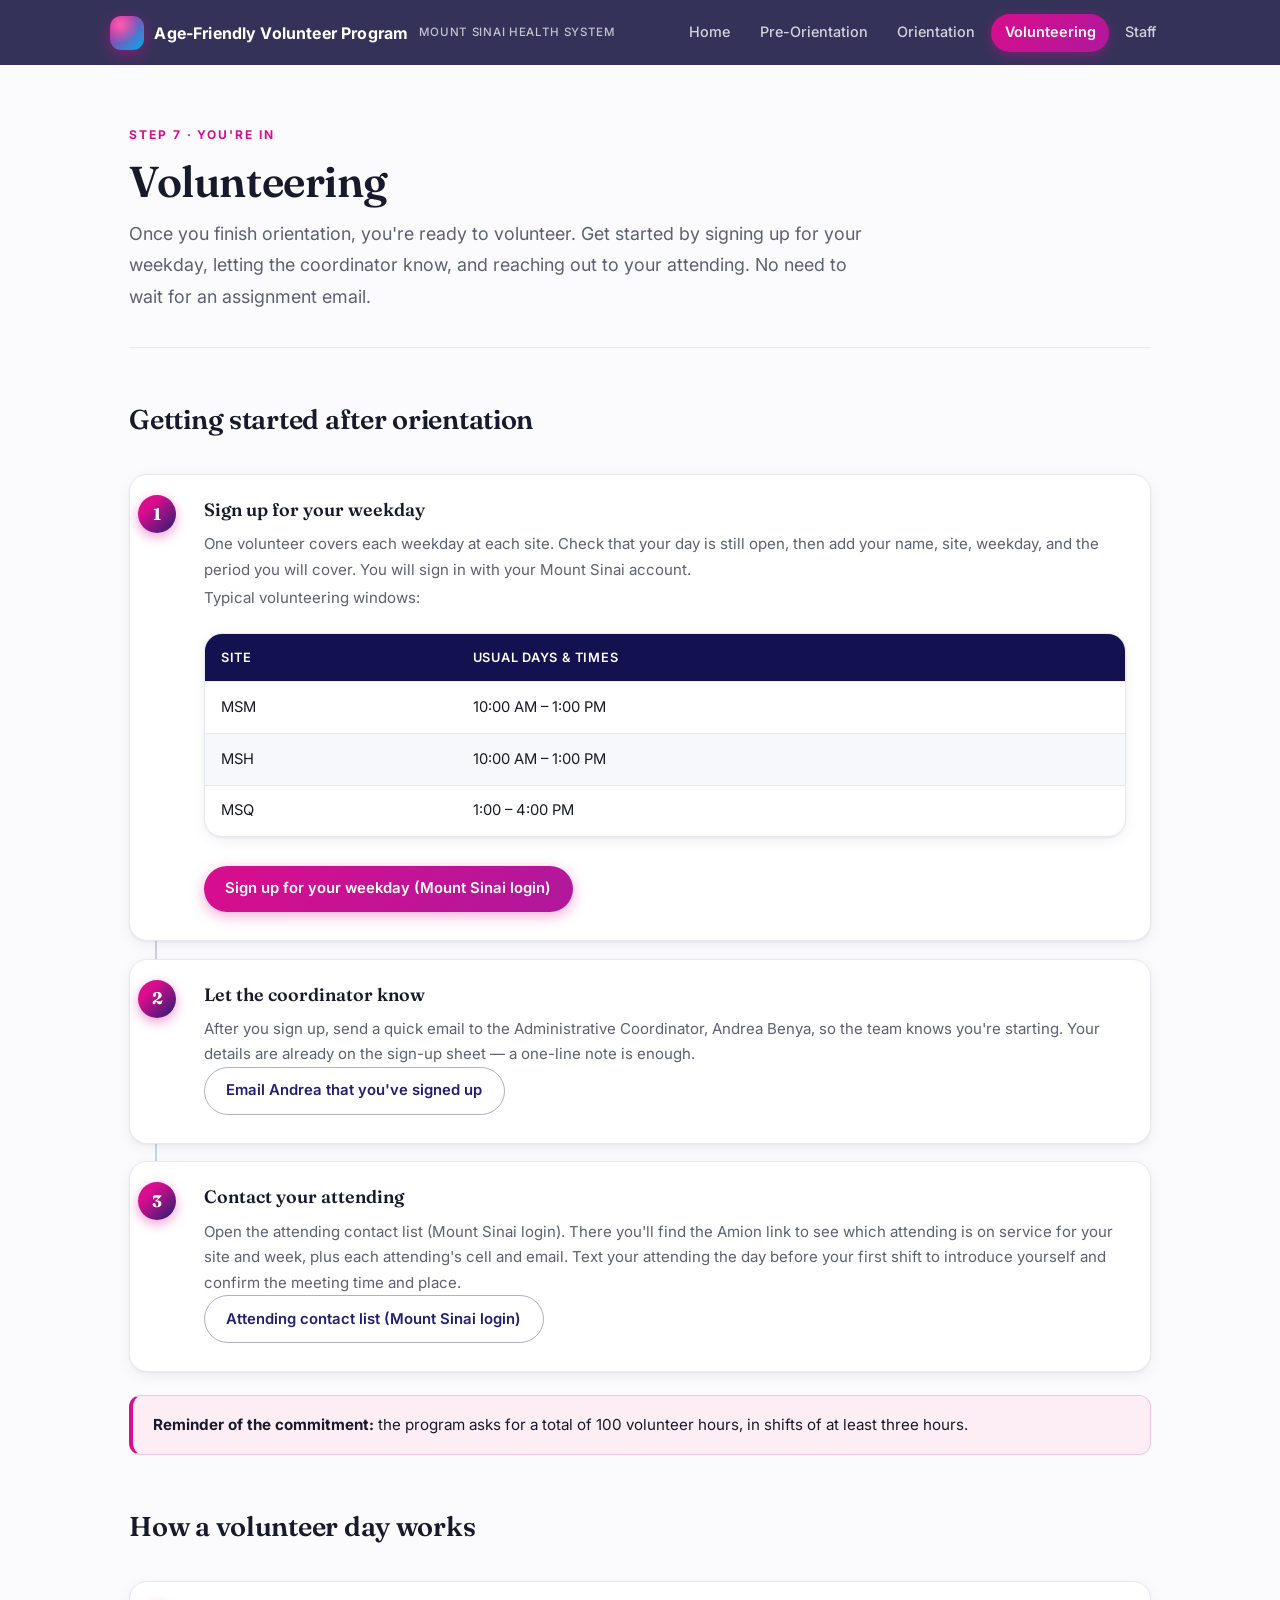
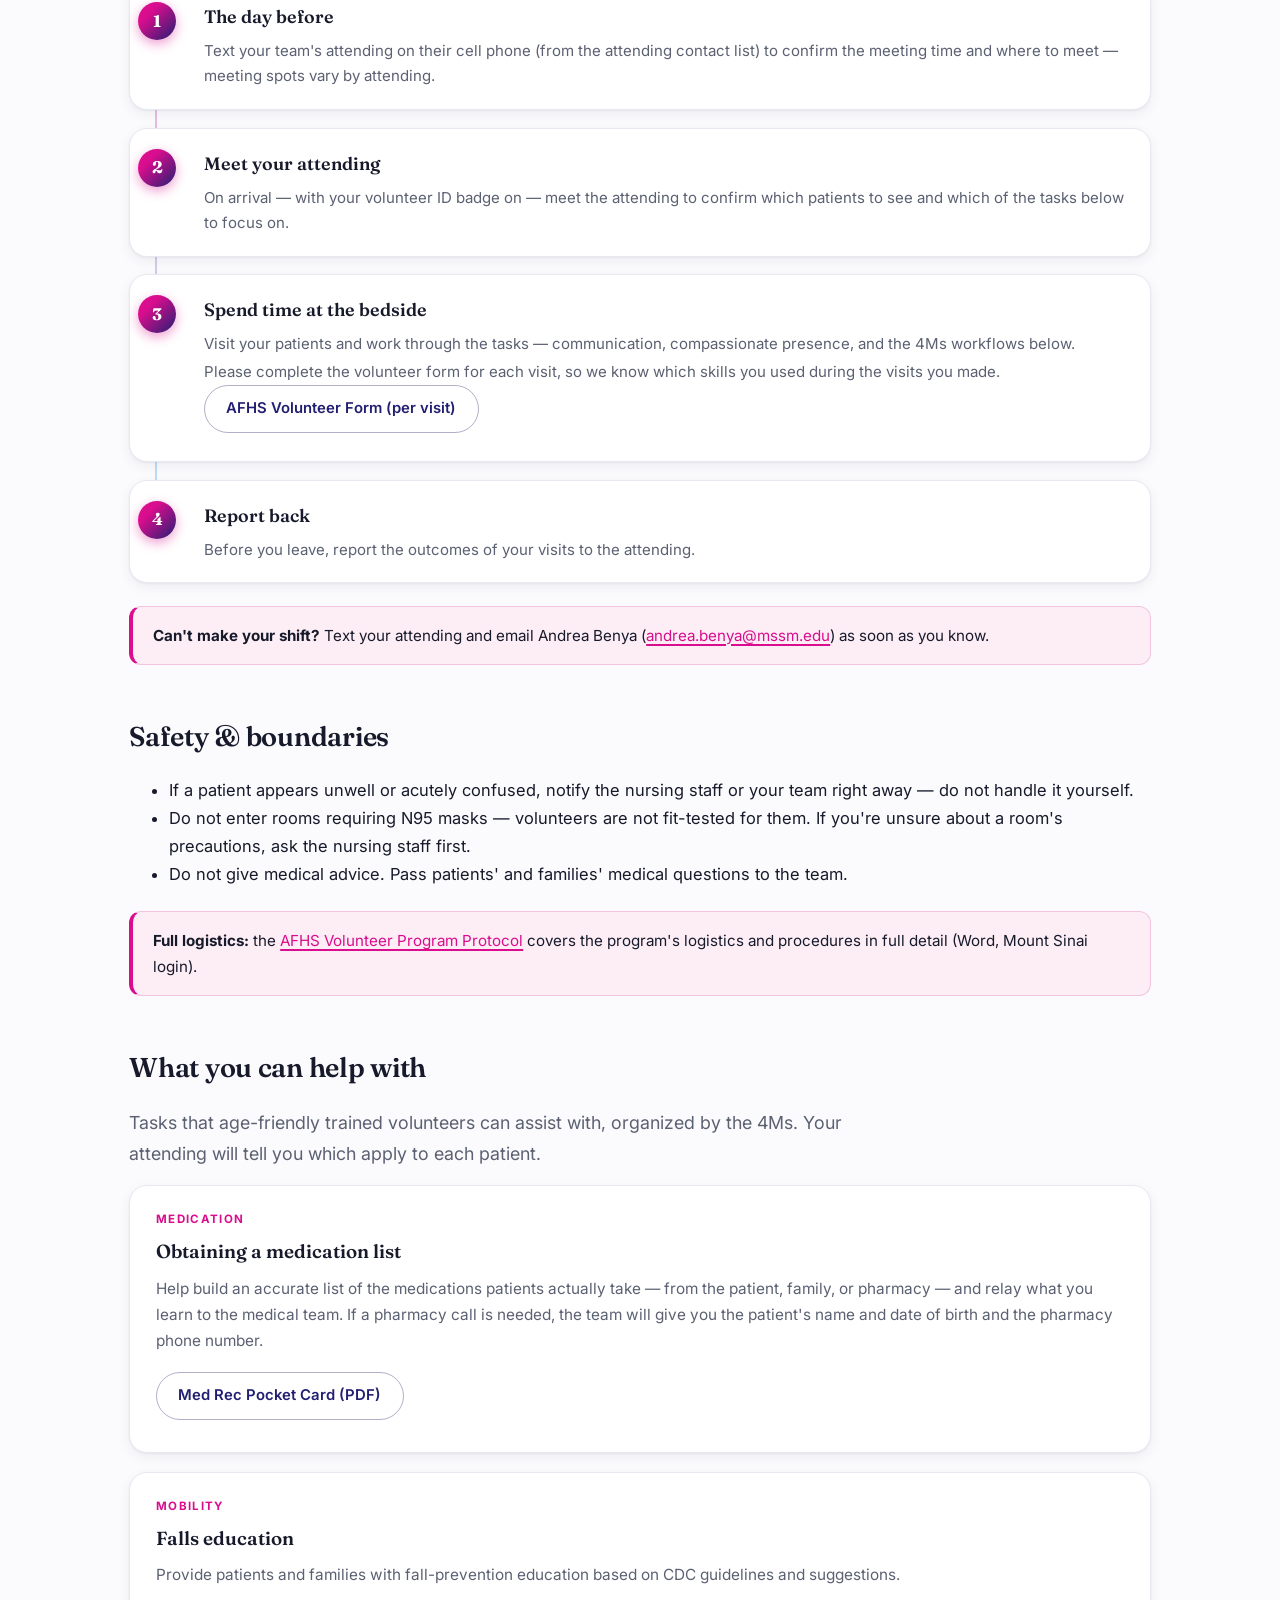
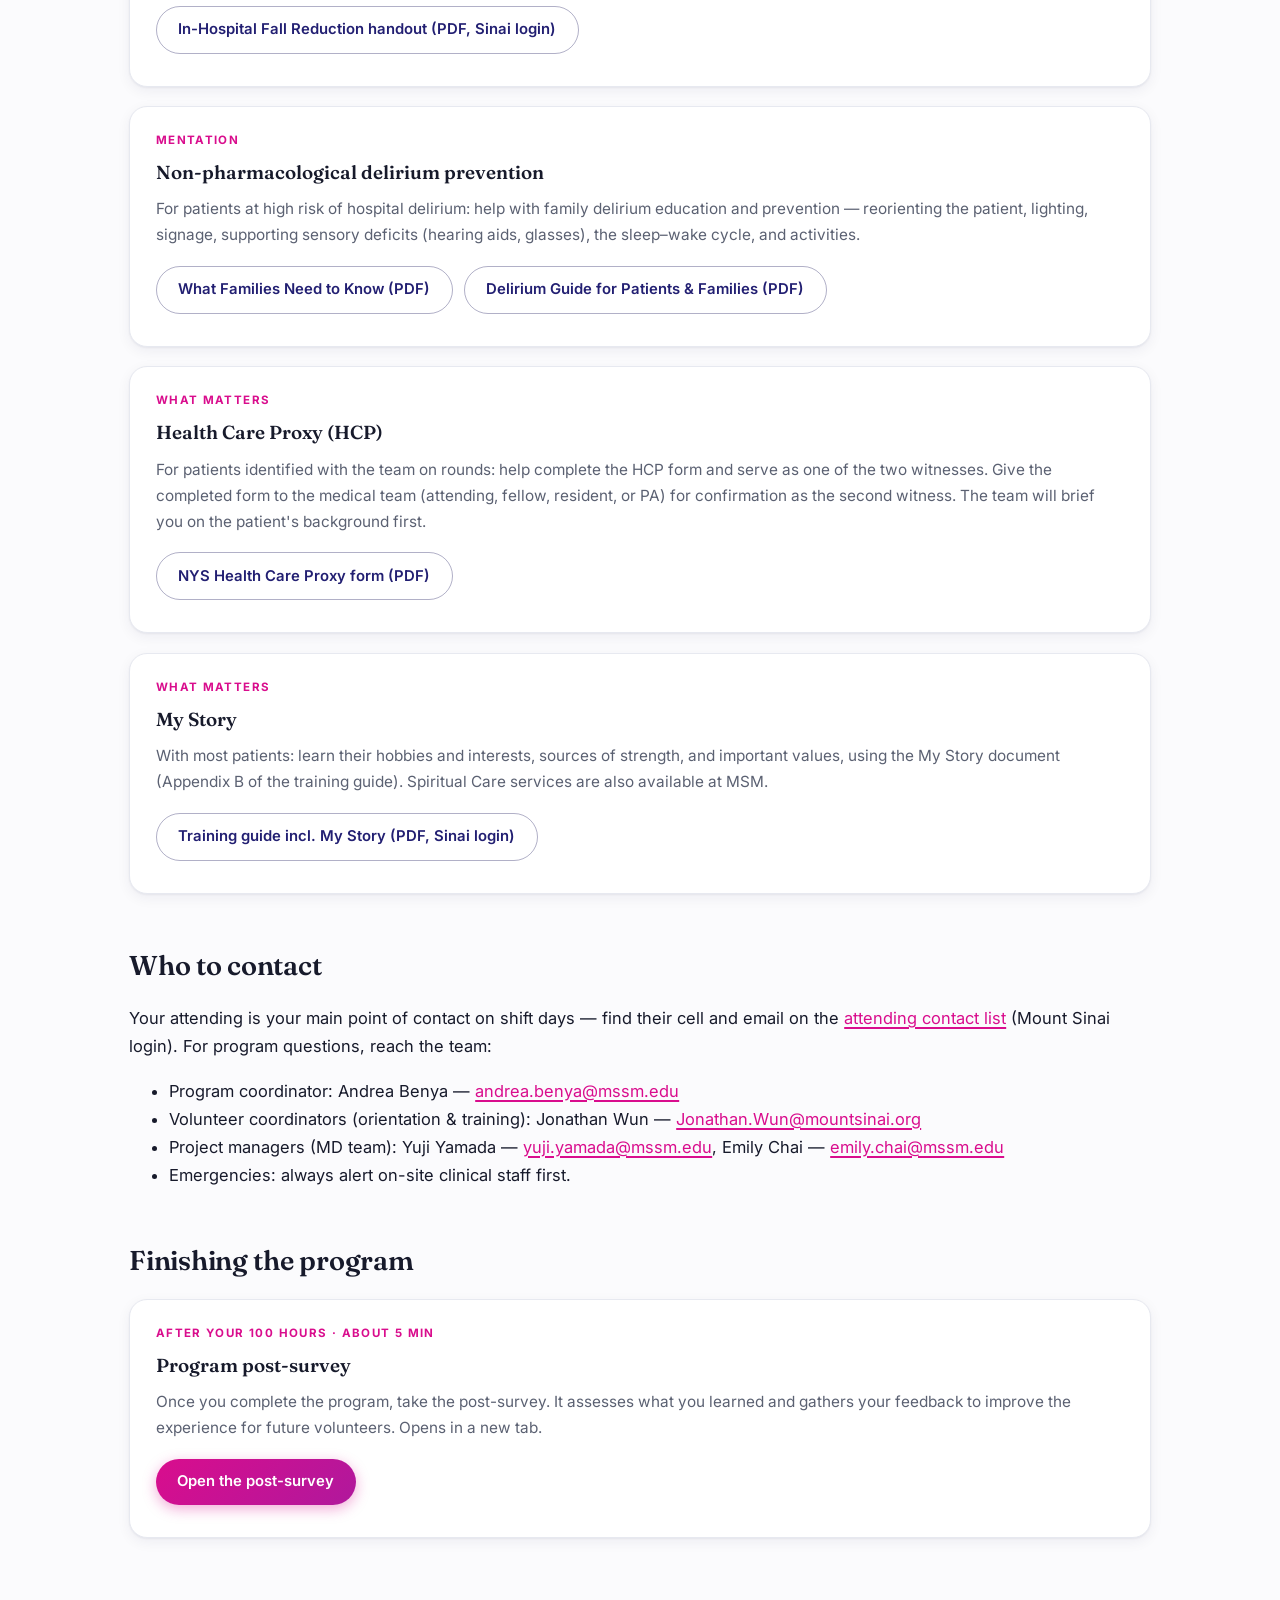
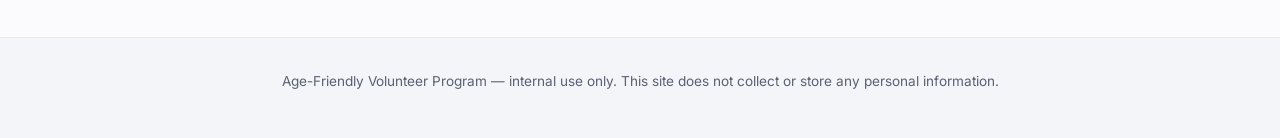
<file: volunteering.html>
<!DOCTYPE html>
<html lang="en">
<head>
  <meta charset="UTF-8">
  <meta name="viewport" content="width=device-width, initial-scale=1.0">
  <meta name="robots" content="noindex">
  <title>Volunteering | Age-Friendly Volunteer Program</title>
  <link rel="preconnect" href="https://fonts.googleapis.com">
  <link rel="preconnect" href="https://fonts.gstatic.com" crossorigin>
  <link href="https://fonts.googleapis.com/css2?family=Fraunces:ital,opsz,wght@0,9..144,500;0,9..144,600;0,9..144,700;1,9..144,600&family=Inter:wght@400;500;600;700;800&display=swap" rel="stylesheet">
  <link rel="stylesheet" href="css/style.css">
</head>
<body>
  <header class="site-header">
    <div class="inner">
      <div class="site-title">
        Age-Friendly Volunteer Program
        <span class="sub">Mount Sinai Health System</span>
      </div>
      <nav class="site-nav">
        <a href="index.html">Home</a>
        <a href="pre-orientation.html">Pre-Orientation</a>
        <a href="orientation.html">Orientation</a>
        <a href="volunteering.html" aria-current="page">Volunteering</a>
        <a href="staff.html">Staff</a>
      </nav>
    </div>
  </header>

  <main>
    <div class="page-hero">
      <span class="kicker">Step 7 · You're in</span>
    <h1>Volunteering</h1>
    <p class="lede">
      Once you finish orientation, you're ready to volunteer. Get started by
      signing up for your weekday, letting the coordinator know, and reaching
      out to your attending. No need to wait for an assignment email.
    </p>
    </div>

    <h2>Getting started after orientation</h2>
    <ol class="steps">
      <li>
        <h3>Sign up for your weekday</h3>
        <p>One volunteer covers each weekday at each site. Check that your
        day is still open, then add your name, site, weekday, and the period
        you will cover. You will sign in with your Mount Sinai account.</p>
        <p>Typical volunteering windows:</p>
        <table class="plain">
          <thead>
            <tr><th>Site</th><th>Usual days &amp; times</th></tr>
          </thead>
          <tbody>
            <tr><td>MSM</td><td>10:00 AM – 1:00 PM</td></tr>
            <tr><td>MSH</td><td>10:00 AM – 1:00 PM</td></tr>
            <tr><td>MSQ</td><td>1:00 – 4:00 PM</td></tr>
          </tbody>
        </table>
        <a class="btn" href="https://mtsinai.sharepoint.com/:l:/s/MSMAgeFriendlyCollaborative/JAA7225D1F3mQ4UcikNRJAKCAfQc4afR_8_jbMGKtcgHkEw?e=ziEgq5" target="_blank" rel="noopener">Sign up for your weekday (Mount Sinai login)</a>
      </li>
      <li>
        <h3>Let the coordinator know</h3>
        <p>After you sign up, send a quick email to the Administrative
        Coordinator, Andrea Benya, so the team knows you're starting. Your
        details are already on the sign-up sheet — a one-line note is enough.</p>
        <a class="btn secondary" href="mailto:andrea.benya@mssm.edu?subject=Age-Friendly%20Volunteer%20%E2%80%94%20I%27ve%20signed%20up&amp;body=Hi%20Andrea%2C%0A%0AI%27ve%20signed%20up%20on%20the%20volunteer%20schedule.%20My%20name%2C%20site%2C%20and%20weekday%20are%20on%20the%20sign-up%20sheet.%0A%0AThanks%21">Email Andrea that you've signed up</a>
      </li>
      <li>
        <h3>Contact your attending</h3>
        <p>Open the attending contact list (Mount Sinai login). There you'll
        find the Amion link to see which attending is on service for your site
        and week, plus each attending's cell and email. Text your attending
        the day before your first shift to introduce yourself and confirm the
        meeting time and place.</p>
        <a class="btn secondary" href="https://mtsinai.sharepoint.com/:l:/s/MSMAgeFriendlyCollaborative/JACjqu1yAJOJTJMYyo6DrdwxATf0lwbU9P9poeagLAAFHKk?e=vPlAjK" target="_blank" rel="noopener">Attending contact list (Mount Sinai login)</a>
      </li>
    </ol>

    <div class="callout">
      <strong>Reminder of the commitment:</strong> the program asks for a
      total of 100 volunteer hours, in shifts of at least three hours.
    </div>

    <h2 id="day">How a volunteer day works</h2>
    <ol class="steps">
      <li>
        <h3>The day before</h3>
        <p>Text your team's attending on their cell phone (from the
        attending contact list) to confirm the meeting time and where to
        meet — meeting spots vary by attending.</p>
      </li>
      <li>
        <h3>Meet your attending</h3>
        <p>On arrival — with your volunteer ID badge on — meet the attending
        to confirm which patients to see and which of the tasks below to
        focus on.</p>
      </li>
      <li>
        <h3>Spend time at the bedside</h3>
        <p>Visit your patients and work through the tasks — communication,
        compassionate presence, and the 4Ms workflows below.</p>
        <p>Please complete the volunteer form for each visit, so we know
        which skills you used during the visits you made.</p>
        <a class="btn secondary" href="https://forms.cloud.microsoft/r/P6K5dFL4pq" target="_blank" rel="noopener">AFHS Volunteer Form (per visit)</a>
      </li>
      <li>
        <h3>Report back</h3>
        <p>Before you leave, report the outcomes of your visits to the
        attending.</p>
      </li>
    </ol>
    <div class="callout">
      <strong>Can't make your shift?</strong> Text your attending and email
      Andrea Benya
      (<a href="mailto:andrea.benya@mssm.edu">andrea.benya@mssm.edu</a>)
      as soon as you know.
    </div>

    <h2>Safety &amp; boundaries</h2>
    <ul>
      <li>If a patient appears unwell or acutely confused, notify the
          nursing staff or your team right away — do not handle it
          yourself.</li>
      <li>Do not enter rooms requiring N95 masks — volunteers are not
          fit-tested for them. If you're unsure about a room's precautions,
          ask the nursing staff first.</li>
      <li>Do not give medical advice. Pass patients' and families' medical
          questions to the team.</li>
    </ul>

    <div class="callout">
      <strong>Full logistics:</strong> the
      <a href="https://mtsinai.sharepoint.com/:w:/s/MSMAgeFriendlyCollaborative/IQC_08-zaq_RS5jy2t9LSBzdARv24xLDNzWAEA9VWSlDTmw?e=LeHuQ2" target="_blank" rel="noopener">AFHS Volunteer Program Protocol</a>
      covers the program's logistics and procedures in full detail
      (Word, Mount Sinai login).
    </div>

    <h2>What you can help with</h2>
    <p class="lede">
      Tasks that age-friendly trained volunteers can assist with, organized
      by the 4Ms. Your attending will tell you which apply to each patient.
    </p>

    <div class="module-card">
      <div class="meta">Medication</div>
      <h3>Obtaining a medication list</h3>
      <p>Help build an accurate list of the medications patients actually
      take — from the patient, family, or pharmacy — and relay what you
      learn to the medical team. If a pharmacy call is needed, the team will
      give you the patient's name and date of birth and the pharmacy phone
      number.</p>
      <a class="btn secondary" href="https://www.hospitalmedicine.org/wp-content/uploads/2024/09/2_marquis-bpmh-tri-fold-pocket-card.pdf" target="_blank" rel="noopener">Med Rec Pocket Card (PDF)</a>
    </div>

    <div class="module-card">
      <div class="meta">Mobility</div>
      <h3>Falls education</h3>
      <p>Provide patients and families with fall-prevention education based
      on CDC guidelines and suggestions.</p>
      <a class="btn secondary" href="https://mtsinai.sharepoint.com/sites/MSMAgeFriendlyCollaborative/Shared%20Documents/Department%20Age%20Friendly/Geri%20Volunteers/in%20process%20__AFHS%20volunteer%20training%20skill%20guide/AFHS%204Ms%20Training%20Guide%20and%20Module%20Videos/Mobility_InHospital_FallReductionEducation.pdf" target="_blank" rel="noopener">In-Hospital Fall Reduction handout (PDF, Sinai login)</a>
    </div>

    <div class="module-card">
      <div class="meta">Mentation</div>
      <h3>Non-pharmacological delirium prevention</h3>
      <p>For patients at high risk of hospital delirium: help with family
      delirium education and prevention — reorienting the patient, lighting,
      signage, supporting sensory deficits (hearing aids, glasses), the
      sleep–wake cycle, and activities.</p>
      <a class="btn secondary" href="https://www.mirecc.va.gov/MIRECC/VISN16/docs/Delirium_What_Families_Need_to_Know.pdf" target="_blank" rel="noopener">What Families Need to Know (PDF)</a>
      <a class="btn secondary" href="https://americandeliriumsociety.org/resources/Documents/8.%20Delirium%20Guide%20for%20Patients%20and%20Families.pdf" target="_blank" rel="noopener">Delirium Guide for Patients &amp; Families (PDF)</a>
    </div>

    <div class="module-card">
      <div class="meta">What Matters</div>
      <h3>Health Care Proxy (HCP)</h3>
      <p>For patients identified with the team on rounds: help complete the
      HCP form and serve as one of the two witnesses. Give the completed
      form to the medical team (attending, fellow, resident, or PA) for
      confirmation as the second witness. The team will brief you on the
      patient's background first.</p>
      <a class="btn secondary" href="https://www.health.ny.gov/publications/1430.pdf" target="_blank" rel="noopener">NYS Health Care Proxy form (PDF)</a>
    </div>

    <div class="module-card">
      <div class="meta">What Matters</div>
      <h3>My Story</h3>
      <p>With most patients: learn their hobbies and interests, sources of
      strength, and important values, using the My Story document (Appendix B
      of the training guide). Spiritual Care services are also available at
      MSM.</p>
      <a class="btn secondary" href="https://mtsinai.sharepoint.com/:b:/s/MSMAgeFriendlyCollaborative/IQCgk5MCpwUNQKzkPFVGEvvFARI_14pDx0NK-rNgUR8lMDo?e=tx4FkF" target="_blank" rel="noopener">Training guide incl. My Story (PDF, Sinai login)</a>
    </div>

    <h2>Who to contact</h2>
    <p>
      Your attending is your main point of contact on shift days — find their
      cell and email on the
      <a href="https://mtsinai.sharepoint.com/:l:/s/MSMAgeFriendlyCollaborative/JACjqu1yAJOJTJMYyo6DrdwxATf0lwbU9P9poeagLAAFHKk?e=vPlAjK" target="_blank" rel="noopener">attending contact list</a>
      (Mount Sinai login). For program questions, reach the team:
    </p>
    <ul>
      <li>Program coordinator: Andrea Benya —
          <a href="mailto:andrea.benya@mssm.edu">andrea.benya@mssm.edu</a></li>
      <li>Volunteer coordinators (orientation &amp; training): Jonathan Wun —
          <a href="mailto:Jonathan.Wun@mountsinai.org">Jonathan.Wun@mountsinai.org</a></li>
      <li>Project managers (MD team): Yuji Yamada —
          <a href="mailto:yuji.yamada@mssm.edu">yuji.yamada@mssm.edu</a>,
          Emily Chai —
          <a href="mailto:emily.chai@mssm.edu">emily.chai@mssm.edu</a></li>
      <li>Emergencies: always alert on-site clinical staff first.</li>
    </ul>

    <h2>Finishing the program</h2>
    <div class="module-card">
      <div class="meta">After your 100 hours · about 5 min</div>
      <h3>Program post-survey</h3>
      <p>Once you complete the program, take the post-survey. It assesses
      what you learned and gathers your feedback to improve the experience
      for future volunteers. Opens in a new tab.</p>
      <a class="btn" href="https://docs.google.com/forms/d/e/1FAIpQLSfEVNHOL7VMLaIgm0nfuYIW1vp4pNHKu2zUj9b1oaaaunF-Sg/viewform" target="_blank" rel="noopener">Open the post-survey</a>
    </div>
  </main>

  <footer class="site-footer">
    Age-Friendly Volunteer Program — internal use only. This site does not collect or store any personal information.
  </footer>
  <script src="js/site.js"></script>
</body>
</html>
</file>
<file: css/style.css>
/* =========================================================
   Age-Friendly Volunteer Program — design system
   Fonts: Fraunces (display) + Inter (text), loaded per-page
   ========================================================= */
:root {
  /* Colors sampled from mountsinai.org (2026-07) — confirm against official brand guide before launch */
  --brand: #d90d8d;          /* Mount Sinai magenta */
  --brand-soft: #fdeef6;
  --cyan: #00aeef;           /* Mount Sinai cyan */
  --cyan-soft: #27a9e1;
  --indigo: #221f72;         /* Mount Sinai deep blue */
  --indigo-deep: #141150;
  --ink: #171a2b;
  --ink-soft: #5b6172;
  --bg: #fbfbfd;
  --card: #ffffff;
  --line: #e7e9f0;
  --ok: #14976b;
  --radius: 18px;
  --shadow-sm: 0 1px 2px rgba(20, 17, 63, 0.05), 0 4px 14px rgba(20, 17, 63, 0.06);
  --shadow-lg: 0 6px 18px rgba(20, 17, 63, 0.10), 0 18px 46px rgba(20, 17, 63, 0.12);
  --font-display: "Fraunces", Georgia, serif;
  --font-text: "Inter", -apple-system, BlinkMacSystemFont, "Segoe UI", sans-serif;
}

* { box-sizing: border-box; }
/* No scroll-behavior:smooth — Chrome suspends smooth scrolls in background
   tabs, which silently breaks anchor jumps like volunteering.html#day. */

body {
  margin: 0;
  font-family: var(--font-text);
  color: var(--ink);
  background: var(--bg);
  line-height: 1.7;
  font-size: 16.5px;
  -webkit-font-smoothing: antialiased;
}

/* ===== Header / Nav ===== */
.site-header {
  position: sticky;
  top: 0;
  z-index: 50;
  background: rgba(20, 17, 63, 0.86);
  backdrop-filter: blur(14px);
  -webkit-backdrop-filter: blur(14px);
  color: #fff;
  padding: 0.85rem 1.2rem;
  transition: box-shadow 0.25s ease;
}
.site-header.scrolled { box-shadow: 0 8px 30px rgba(10, 8, 40, 0.35); }
.site-header .inner {
  max-width: 1060px;
  margin: 0 auto;
  display: flex;
  flex-wrap: wrap;
  align-items: center;
  gap: 0.5rem 1.5rem;
}
.site-title {
  font-size: 1rem;
  font-weight: 700;
  letter-spacing: 0.01em;
  line-height: 1.25;
  display: flex;
  align-items: center;
  gap: 0.65rem;
}
.site-title::before {
  content: "";
  width: 34px;
  height: 34px;
  border-radius: 11px;
  flex-shrink: 0;
  background:
    radial-gradient(circle at 30% 25%, #ff5db1, transparent 55%),
    linear-gradient(135deg, var(--brand), var(--cyan));
  box-shadow: 0 4px 14px rgba(217, 13, 141, 0.45);
}
.site-title .sub {
  display: block;
  font-size: 0.72rem;
  font-weight: 500;
  opacity: 0.7;
  letter-spacing: 0.06em;
  text-transform: uppercase;
}
.site-nav {
  margin-left: auto;
  display: flex;
  flex-wrap: wrap;
  gap: 0.15rem;
}
.site-nav a {
  color: #fff;
  text-decoration: none;
  font-size: 0.9rem;
  font-weight: 500;
  padding: 0.42rem 0.85rem;
  border-radius: 999px;
  opacity: 0.78;
  transition: background 0.2s ease, opacity 0.2s ease;
}
.site-nav a:hover { background: rgba(255, 255, 255, 0.12); opacity: 1; }
.site-nav a[aria-current="page"] {
  background: linear-gradient(135deg, var(--brand), #b0189c);
  opacity: 1;
  font-weight: 600;
  box-shadow: 0 3px 12px rgba(217, 13, 141, 0.4);
}

/* ===== Layout ===== */
main {
  max-width: 1060px;
  margin: 0 auto;
  padding: 2.2rem 1.2rem 5rem;
}

/* ===== Typography ===== */
h1, h2, h3 { font-family: var(--font-display); font-weight: 600; }
h1 { font-size: clamp(1.9rem, 4vw, 2.7rem); line-height: 1.15; margin: 0 0 1rem; letter-spacing: -0.01em; }
h2 {
  font-size: clamp(1.35rem, 2.6vw, 1.7rem);
  margin: 3rem 0 1rem;
  letter-spacing: -0.01em;
  scroll-margin-top: 96px; /* keep anchored headings clear of the sticky header */
}
p  { margin: 0.5rem 0 1rem; }
a  { color: var(--brand); text-decoration-thickness: 1.5px; text-underline-offset: 3px; }
a:hover { color: var(--indigo); }

.lede {
  font-size: 1.12rem;
  color: var(--ink-soft);
  max-width: 46rem;
  line-height: 1.75;
}

.kicker {
  display: inline-block;
  font-size: 0.75rem;
  font-weight: 700;
  letter-spacing: 0.16em;
  text-transform: uppercase;
  color: var(--brand);
  margin-bottom: 0.7rem;
}

/* ===== Hero (home) ===== */
.hero {
  position: relative;
  overflow: hidden;
  background:
    radial-gradient(700px 380px at 85% -10%, rgba(217, 13, 141, 0.55), transparent 65%),
    radial-gradient(600px 400px at -10% 110%, rgba(0, 174, 239, 0.42), transparent 60%),
    linear-gradient(150deg, var(--indigo-deep) 20%, var(--indigo) 70%);
  color: #fff;
  border-radius: 26px;
  padding: clamp(2.4rem, 5vw, 4.2rem) clamp(1.6rem, 4vw, 3.2rem);
  margin-bottom: 3rem;
  box-shadow: var(--shadow-lg);
}
.hero::before {
  content: "";
  position: absolute;
  inset: 0;
  background-image: radial-gradient(rgba(255, 255, 255, 0.14) 1px, transparent 1.5px);
  background-size: 26px 26px;
  mask-image: linear-gradient(115deg, transparent 45%, rgba(0, 0, 0, 0.9));
  -webkit-mask-image: linear-gradient(115deg, transparent 45%, rgba(0, 0, 0, 0.9));
  pointer-events: none;
}
.hero .kicker { color: #ff8ec7; }
.hero h1 {
  margin: 0 0 1rem;
  font-size: clamp(2.1rem, 5vw, 3.3rem);
  max-width: 21ch;
}
.hero h1 em {
  font-style: italic;
  background: linear-gradient(90deg, #ff8ec7, #ffd3e9);
  -webkit-background-clip: text;
  background-clip: text;
  color: transparent;
}
.hero p { margin: 0 0 1.8rem; max-width: 46rem; opacity: 0.88; font-size: 1.08rem; }
.hero-actions { display: flex; flex-wrap: wrap; gap: 0.8rem; position: relative; }

.hero-stats {
  display: flex;
  flex-wrap: wrap;
  gap: 0.6rem;
  margin-top: 2.2rem;
  position: relative;
}
.hero-stats span {
  font-size: 0.85rem;
  font-weight: 600;
  padding: 0.45rem 1rem;
  border-radius: 999px;
  background: rgba(255, 255, 255, 0.1);
  border: 1px solid rgba(255, 255, 255, 0.18);
  backdrop-filter: blur(4px);
}

/* ===== Page hero (subpages) ===== */
.page-hero {
  padding: 1.2rem 0 0.6rem;
  margin-bottom: 1.6rem;
  border-bottom: 1px solid var(--line);
}
.page-hero h1 { margin-bottom: 0.7rem; }
.page-hero .lede { margin-bottom: 1.6rem; }

/* ===== Journey timeline (home) ===== */
.steps {
  list-style: none;
  padding: 0;
  margin: 2rem 0 1rem;
  position: relative;
  counter-reset: step;
}
.steps::before {
  content: "";
  position: absolute;
  left: 26px;
  top: 14px;
  bottom: 14px;
  width: 2px;
  background: linear-gradient(var(--brand), var(--cyan));
  opacity: 0.3;
}
.steps li {
  position: relative;
  counter-increment: step;
  margin: 0 0 1.1rem;
  padding: 1.25rem 1.5rem 1.25rem 4.6rem;
  background: var(--card);
  border: 1px solid var(--line);
  border-radius: var(--radius);
  box-shadow: var(--shadow-sm);
  transition: transform 0.25s ease, box-shadow 0.25s ease;
}
.steps li:hover {
  transform: translateY(-3px) translateX(3px);
  box-shadow: var(--shadow-lg);
}
.steps li::before {
  content: counter(step);
  position: absolute;
  left: 8px;
  top: 1.25rem;
  width: 38px;
  height: 38px;
  display: flex;
  align-items: center;
  justify-content: center;
  border-radius: 50%;
  background: linear-gradient(135deg, var(--brand) 30%, var(--indigo));
  color: #fff;
  font-family: var(--font-display);
  font-weight: 700;
  font-size: 1.05rem;
  box-shadow: 0 4px 12px rgba(217, 13, 141, 0.4);
}
.steps h3 { margin: 0 0 0.35rem; font-size: 1.12rem; }
.steps p { margin: 0.15rem 0 0; font-size: 0.94rem; color: var(--ink-soft); }
.steps a { font-weight: 600; }

/* ===== Tags ===== */
.tag {
  display: inline-block;
  font-size: 0.7rem;
  font-weight: 700;
  letter-spacing: 0.07em;
  text-transform: uppercase;
  padding: 0.2rem 0.7rem;
  border-radius: 999px;
  background: #eef0f6;
  color: var(--ink-soft);
  margin: 0 0.3rem 0.5rem 0;
}
.tag.site {
  background: var(--brand-soft);
  color: var(--brand);
  border: 1px solid #f6c2de;
}

/* ===== Accordion (details/summary) ===== */
.accordion { margin: 1.4rem 0; }
.accordion details {
  border: 1px solid var(--line);
  border-radius: var(--radius);
  background: var(--card);
  box-shadow: var(--shadow-sm);
  margin-bottom: 0.7rem;
  overflow: hidden;
  transition: box-shadow 0.2s ease;
}
.accordion details[open] { box-shadow: var(--shadow-lg); }
.accordion summary {
  cursor: pointer;
  padding: 1rem 1.3rem;
  font-family: var(--font-display);
  font-weight: 600;
  font-size: 1.08rem;
  list-style: none;
  display: flex;
  align-items: center;
  gap: 0.7rem;
}
.accordion summary::-webkit-details-marker { display: none; }
.accordion summary::before {
  content: "+";
  flex-shrink: 0;
  width: 1.6rem;
  height: 1.6rem;
  display: inline-flex;
  align-items: center;
  justify-content: center;
  border-radius: 50%;
  background: linear-gradient(135deg, var(--brand), #b0189c);
  color: #fff;
  font-size: 1.15rem;
  line-height: 1;
  font-family: var(--font-text);
}
.accordion details[open] summary::before { content: "\2013"; }
.accordion summary .tag { margin: 0 0 0 auto; }
.accordion summary:hover { color: var(--brand); }
.acc-body {
  padding: 0.3rem 1.4rem 1.3rem;
  display: grid;
  gap: 1rem;
  grid-template-columns: 1fr 1fr;
}
.role-block {
  border-radius: 12px;
  padding: 0.9rem 1.1rem;
}
.role-block.vol { background: var(--brand-soft); }
.role-block.phys { background: #eef1fb; }
.role-label {
  display: inline-block;
  font-size: 0.72rem;
  font-weight: 800;
  letter-spacing: 0.08em;
  text-transform: uppercase;
  margin-bottom: 0.4rem;
}
.role-block.vol .role-label { color: var(--brand); }
.role-block.phys .role-label { color: var(--indigo); }
.acc-body ul { margin: 0; padding-left: 1.1rem; font-size: 0.93rem; }
.acc-body li { margin-bottom: 0.3rem; }
.acc-note {
  grid-column: 1 / -1;
  font-size: 0.87rem;
  color: var(--ink-soft);
  font-style: italic;
}
@media (max-width: 640px) {
  .acc-body { grid-template-columns: 1fr; }
  .accordion summary .tag { display: none; }
}

/* ===== Checklist ===== */
.checklist {
  list-style: none;
  padding: 0;
  margin: 1.6rem 0;
}
.checklist li {
  display: flex;
  align-items: flex-start;
  gap: 0.9rem;
  padding: 1.1rem 1.25rem;
  border: 1px solid var(--line);
  border-radius: var(--radius);
  margin-bottom: 0.7rem;
  background: var(--card);
  box-shadow: var(--shadow-sm);
  transition: transform 0.22s ease, box-shadow 0.22s ease, background 0.3s ease, border-color 0.3s ease;
}
.checklist li:hover { transform: translateY(-2px); box-shadow: var(--shadow-lg); }
.checklist li.done {
  background: linear-gradient(0deg, rgba(20, 151, 107, 0.06), rgba(20, 151, 107, 0.06)), var(--card);
  border-color: #b9e2d1;
}
.checklist li.done .item-title {
  text-decoration: line-through;
  text-decoration-color: rgba(20, 151, 107, 0.55);
  color: var(--ink-soft);
}
.checklist input[type="checkbox"] {
  width: 1.35rem;
  height: 1.35rem;
  margin-top: 0.25rem;
  accent-color: var(--ok);
  flex-shrink: 0;
  cursor: pointer;
}
.checklist label { cursor: pointer; }
.checklist .item-title { font-weight: 600; display: block; font-size: 1.02rem; }
.checklist .item-note { font-size: 0.9rem; color: var(--ink-soft); }

.progress-note {
  font-size: 0.86rem;
  color: var(--ink-soft);
  background: #f2f3f8;
  border-radius: 12px;
  padding: 0.8rem 1.1rem;
}

/* ===== Cards ===== */
.module-card {
  background: var(--card);
  border: 1px solid var(--line);
  border-radius: var(--radius);
  padding: 1.5rem 1.6rem;
  margin-bottom: 1.2rem;
  box-shadow: var(--shadow-sm);
  transition: transform 0.25s ease, box-shadow 0.25s ease;
}
.module-card:hover { transform: translateY(-3px); box-shadow: var(--shadow-lg); }
.module-card h3 { margin: 0 0 0.45rem; font-size: 1.18rem; }
.module-card .meta {
  font-size: 0.72rem;
  font-weight: 700;
  color: var(--brand);
  text-transform: uppercase;
  letter-spacing: 0.12em;
  margin-bottom: 0.4rem;
}
.module-card p { margin: 0.3rem 0 1.1rem; color: var(--ink-soft); font-size: 0.96rem; }

/* ===== Buttons ===== */
.btn {
  display: inline-block;
  background: linear-gradient(135deg, var(--brand), #b0189c);
  color: #fff;
  text-decoration: none;
  font-weight: 600;
  font-size: 0.93rem;
  padding: 0.65rem 1.35rem;
  border-radius: 999px;
  box-shadow: 0 4px 14px rgba(217, 13, 141, 0.35);
  transition: transform 0.2s ease, box-shadow 0.2s ease, filter 0.2s ease;
  margin: 0 0.35rem 0.5rem 0;
}
.btn:hover {
  transform: translateY(-2px);
  box-shadow: 0 8px 22px rgba(217, 13, 141, 0.45);
  filter: brightness(1.06);
  color: #fff;
}
.btn.secondary {
  background: transparent;
  color: var(--indigo);
  border: 1.5px solid rgba(32, 29, 94, 0.35);
  box-shadow: none;
}
.btn.secondary:hover {
  border-color: var(--indigo);
  background: rgba(32, 29, 94, 0.05);
  box-shadow: none;
}
.hero .btn.secondary {
  color: #fff;
  border-color: rgba(255, 255, 255, 0.45);
}
.hero .btn.secondary:hover { background: rgba(255, 255, 255, 0.1); border-color: #fff; }

/* ===== Table (staff page) ===== */
table.plain {
  width: 100%;
  border-collapse: separate;
  border-spacing: 0;
  font-size: 0.92rem;
  margin: 1.4rem 0 1.8rem;
  background: var(--card);
  border: 1px solid var(--line);
  border-radius: var(--radius);
  overflow: hidden;
  box-shadow: var(--shadow-sm);
}
table.plain th, table.plain td {
  padding: 0.8rem 1rem;
  text-align: left;
  vertical-align: top;
  border-bottom: 1px solid var(--line);
}
table.plain th {
  background: var(--indigo-deep);
  color: #fff;
  font-weight: 600;
  font-size: 0.8rem;
  letter-spacing: 0.06em;
  text-transform: uppercase;
}
table.plain tr:last-child td { border-bottom: none; }
table.plain tbody tr:nth-child(even) { background: #f7f8fc; }

/* ===== Email template block ===== */
.email-template {
  background: var(--card);
  border: 1px solid var(--line);
  border-radius: var(--radius);
  box-shadow: var(--shadow-sm);
  padding: 1.2rem 1.4rem;
  margin: 1.2rem 0;
}
.email-template pre {
  white-space: pre-wrap;
  word-wrap: break-word;
  font-family: var(--font-text);
  font-size: 0.92rem;
  line-height: 1.65;
  color: var(--ink);
  background: var(--bg-soft);
  border-radius: 12px;
  padding: 1.1rem 1.3rem;
  margin: 0 0 1rem;
}
.email-template .copy-btn { cursor: pointer; border: none; font-family: var(--font-text); }
.email-template mark {
  background: #fdf0c2;
  border-radius: 4px;
  padding: 0 0.25em;
}

/* ===== Callouts ===== */
.callout {
  border: 1px solid #f2c4dd;
  border-left: 4px solid var(--brand);
  background: var(--brand-soft);
  border-radius: 12px;
  padding: 1rem 1.25rem;
  margin: 1.4rem 0;
  font-size: 0.95rem;
}
.callout.todo {
  border-color: #ecd9a6;
  border-left-color: #e0a400;
  background: #fdf6e3;
}
.callout.todo::before {
  content: "PLACEHOLDER — replace before launch";
  display: block;
  font-size: 0.7rem;
  font-weight: 800;
  letter-spacing: 0.09em;
  color: #a97b00;
  margin-bottom: 0.3rem;
}

/* ===== Footer ===== */
.site-footer {
  border-top: 1px solid var(--line);
  color: var(--ink-soft);
  font-size: 0.85rem;
  text-align: center;
  padding: 2rem 1rem 2.8rem;
  background: #f4f5f9;
}

/* ===== Scroll reveal (added by js/site.js) ===== */
.reveal {
  opacity: 0;
  transform: translateY(18px);
  transition: opacity 0.6s ease, transform 0.6s ease;
}
.reveal.in { opacity: 1; transform: none; }
@media (prefers-reduced-motion: reduce) {
  .reveal { opacity: 1; transform: none; transition: none; }
}

@media (max-width: 640px) {
  .site-nav { margin-left: 0; }
  .steps li { padding-left: 4.1rem; }
  table.plain { display: block; overflow-x: auto; }
}
</file>
